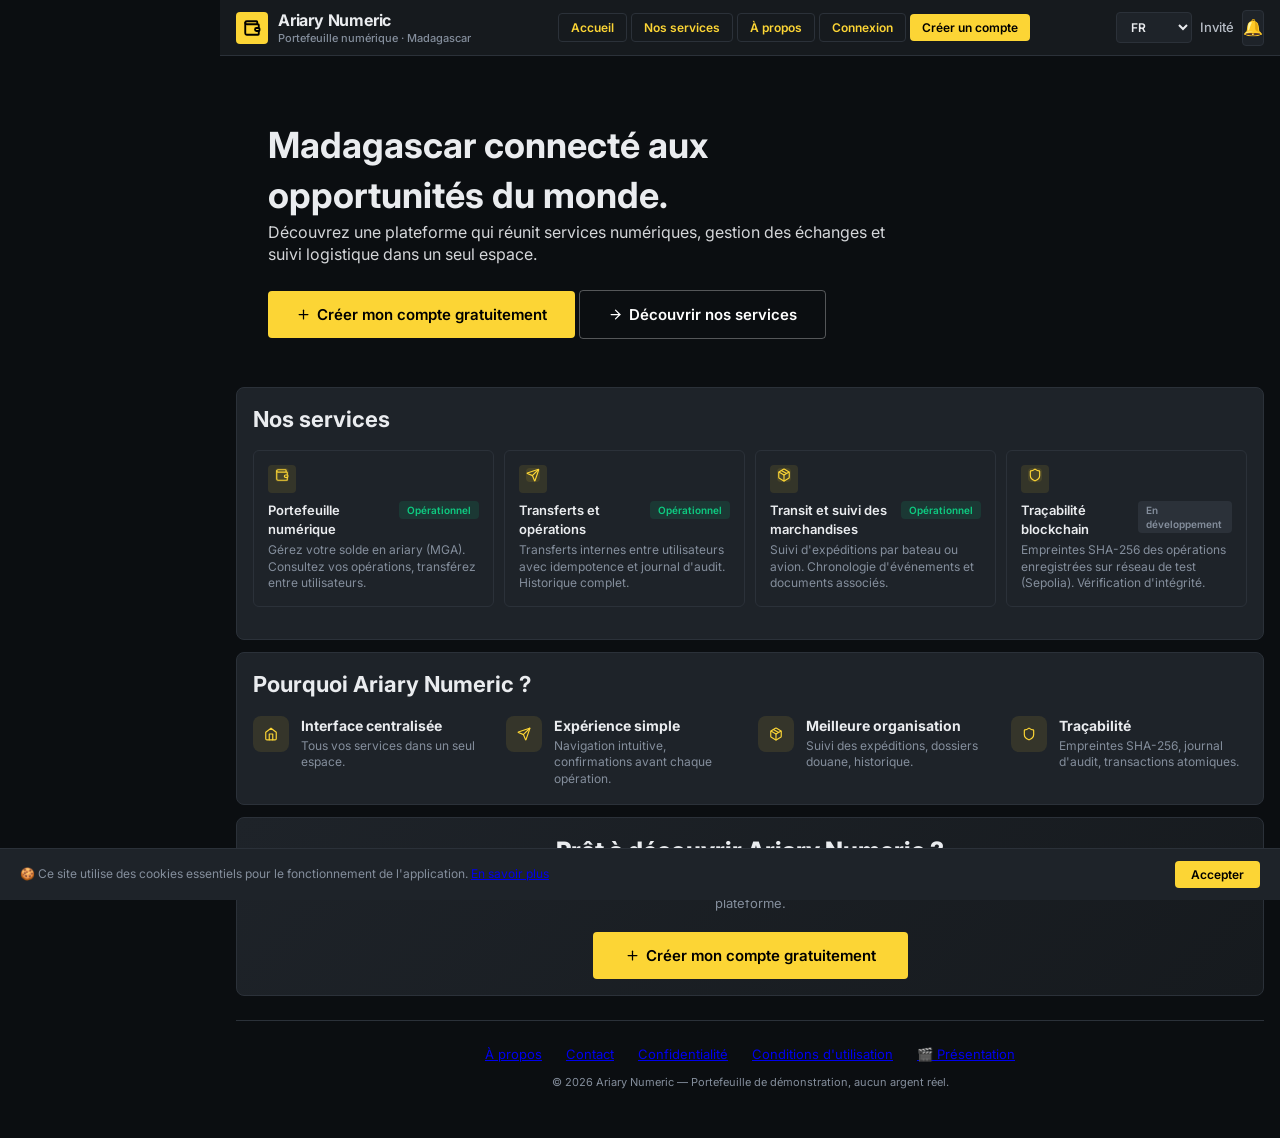
<file: backend/templates/index.html>
<!DOCTYPE html>
<html lang="fr">
<head>
<meta charset="utf-8">
<meta name="viewport" content="width=device-width, initial-scale=1">
<meta name="description" content="Ariary Numeric — Portefeuille numérique de démonstration pour Madagascar. Transferts, suivi logistique, douane, blockchain. Aucun argent réel.">
<meta name="keywords" content="ariary, numeric, portefeuille, Madagascar, fintech, transfert, blockchain, douane, logistique">
<meta name="author" content="Ariary Numeric">
<meta name="robots" content="index, follow">
<meta property="og:title" content="Ariary Numeric — Madagascar connecté au monde">
<meta property="og:description" content="Plateforme fintech de démonstration : portefeuille numérique, transferts, suivi logistique, traçabilité blockchain.">
<meta property="og:type" content="website">
<meta property="og:url" content="https://ariary-numeric-alpha.vercel.app">
<meta property="og:image" content="https://ariary-numeric-alpha.vercel.app/static/img/og-image.png">
<meta name="twitter:card" content="summary_large_image">
<meta name="twitter:title" content="Ariary Numeric — Madagascar connecté au monde">
<meta name="twitter:description" content="Plateforme fintech de démonstration pour Madagascar.">
<link rel="manifest" href="/manifest.json">
<link rel="icon" href="data:image/svg+xml,<svg xmlns='http://www.w3.org/2000/svg' viewBox='0 0 100 100'><text y='.9em' font-size='90'>💰</text></svg>">
<title>Ariary Numeric — Madagascar connecté au monde</title>
<style>
@import url('https://fonts.googleapis.com/css2?family=Inter:wght@400;500;600;700;800&family=JetBrains+Mono:wght@400;500;600;700&display=swap');

:root {
  --bg: #0B0E11;
  --bg-2: #161A1E;
  --bg-3: #1E2329;
  --bg-4: #2B3139;
  --card: #1E2329;
  --card-hover: #2B3139;
  --text: #EAECEF;
  --text-2: #B7BDC6;
  --muted: #848E9C;
  --muted-2: #5E6673;
  --border: #2B3139;
  --border-2: #3C424D;
  --accent: #FCD535;
  --accent-light: #FFE066;
  --accent-dark: #E6C200;
  --green: #0ECB81;
  --green-dark: #0BA360;
  --red: #F6465D;
  --red-dark: #D9304A;
  --blue: #1E80FF;
  --purple: #7B61FF;
  --orange: #F0943E;
  --shadow-sm: 0 1px 2px rgba(0,0,0,.3);
  --shadow-md: 0 2px 8px rgba(0,0,0,.4);
  --shadow-lg: 0 4px 16px rgba(0,0,0,.5);
  --r-xs: 2px;
  --r-sm: 4px;
  --r-md: 6px;
  --r-lg: 8px;
  --r-xl: 12px;
  --font: 'Inter', -apple-system, BlinkMacSystemFont, 'Segoe UI', Roboto, sans-serif;
  --mono: 'JetBrains Mono', 'SF Mono', 'Fira Code', monospace;
  --ease: cubic-bezier(.4, 0, .2, 1);
}

* { box-sizing: border-box; margin: 0; padding: 0; }
html { scroll-behavior: smooth; background: var(--bg); }
body {
  font-family: var(--font);
  background: var(--bg);
  color: var(--text);
  -webkit-font-smoothing: antialiased;
  line-height: 1.4;
  font-size: 14px;
  padding-bottom: 72px;
}

/* ---------- Header ---------- */
header {
  background: var(--bg-2);
  color: var(--text);
  padding: 0 16px;
  height: 56px;
  display: flex; align-items: center; justify-content: space-between; gap: 12px;
  position: sticky; top: 0; z-index: 100;
  border-bottom: 1px solid var(--border);
}
header .brand { display: flex; align-items: center; gap: 10px; }
header .brand .logo-mark {
  width: 32px; height: 32px; border-radius: var(--r-sm);
  background: var(--accent);
  display: flex; align-items: center; justify-content: center;
  flex-shrink: 0;
}
header .brand .logo-mark svg { width: 18px; height: 18px; stroke: #000; }
header .brand h1 { margin: 0; font-size: 16px; font-weight: 700; letter-spacing: -.2px; color: var(--text); }
header .brand .greeting { font-size: 11px; color: var(--muted); font-weight: 500; }
header .right { display: flex; align-items: center; gap: 8px; }
header .user { font-size: 13px; color: var(--text-2); font-weight: 500; }
select.lang {
  padding: 6px 10px; border-radius: var(--r-sm);
  border: 1px solid var(--border); background: var(--bg-3); color: var(--text);
  font-size: 12px; font-weight: 600; cursor: pointer; outline: none;
}
select.lang option { color: var(--text); background: var(--bg-3); }
button.icon-btn {
  background: var(--bg-3); border: 1px solid var(--border); color: var(--muted);
  width: 36px; height: 36px; border-radius: var(--r-sm); cursor: pointer;
  display: flex; align-items: center; justify-content: center; font-size: 16px;
  transition: all .15s var(--ease);
}
button.icon-btn:hover { border-color: var(--accent); color: var(--accent); }

/* ---------- Bottom Nav (4 sections) ---------- */
.bottom-nav {
  position: fixed; bottom: 0; left: 0; right: 0; z-index: 100;
  background: var(--bg-2); border-top: 1px solid var(--border);
  display: flex; justify-content: space-around; align-items: center;
  height: 64px; padding: 0 8px;
  box-shadow: 0 -2px 10px rgba(0,0,0,.3);
}
.bottom-nav button {
  flex: 1; display: flex; flex-direction: column; align-items: center; gap: 4px;
  background: none; border: none; color: var(--muted); cursor: pointer;
  padding: 8px 4px; font-size: 10px; font-weight: 600; font-family: inherit;
  transition: color .15s ease; border-radius: var(--r-sm);
  max-width: 80px;
}
.bottom-nav button.active { color: var(--accent); }
.bottom-nav button .ic { font-size: 20px; }
.bottom-nav button:hover { color: var(--text); }

/* Desktop sidebar */
@media (min-width: 769px) {
  body { padding-bottom: 0; padding-left: 220px; }
  .bottom-nav {
    position: fixed; left: 0; top: 56px; bottom: 0; right: auto;
    width: 220px; height: auto; flex-direction: column;
    justify-content: flex-start; gap: 4px; padding: 16px 8px;
    border-top: none; border-right: 1px solid var(--border);
    box-shadow: 2px 0 10px rgba(0,0,0,.2);
  }
  .bottom-nav button {
    flex: none; width: 100%; flex-direction: row; justify-content: flex-start;
    gap: 12px; padding: 12px 16px; font-size: 14px; max-width: none;
    border-radius: var(--r-md);
  }
  .bottom-nav button .ic { font-size: 18px; }
  .bottom-nav button.active { background: rgba(252,213,53,.08); }
  main { margin-left: 0; }
}

/* ---------- Main ---------- */
main { max-width: 1200px; margin: 16px auto 24px; padding: 0 16px; }
@media (max-width: 640px) { main { padding: 0 12px; margin: 12px auto 20px; } }

/* ---------- Cards ---------- */
.card {
  background: var(--card); border-radius: var(--r-lg); padding: 16px;
  border: 1px solid var(--border); margin-bottom: 12px;
  transition: border-color .15s ease;
  animation: fadeIn .2s var(--ease);
}
.card:hover { border-color: var(--border-2); }
@keyframes fadeIn { from { opacity: 0; } to { opacity: 1; } }

/* ---------- Balance card ---------- */
.balance-card {
  background: var(--bg-3); border: 1px solid var(--border);
  border-radius: var(--r-lg); padding: 20px; margin-bottom: 16px;
}
.balance-card .label { font-size: 11px; color: var(--muted); font-weight: 600; text-transform: uppercase; letter-spacing: .5px; margin-bottom: 6px; }
.balance-card .value { font-size: 32px; font-weight: 700; color: var(--text); font-family: var(--mono); letter-spacing: -0.5px; line-height: 1; margin-bottom: 4px; }
.balance-card .sub { font-size: 12px; color: var(--muted); }
.balance-card .demo-tag {
  display: inline-flex; align-items: center; gap: 4px;
  background: rgba(252,213,53,.1); color: var(--accent);
  padding: 3px 8px; border-radius: var(--r-sm);
  font-size: 10px; font-weight: 700; text-transform: uppercase; letter-spacing: .5px;
  margin-bottom: 10px;
}
.balance-card .demo-tag::before { content: '⚠ '; }

/* ---------- Quick actions ---------- */
.quick-actions { display: grid; grid-template-columns: repeat(4, 1fr); gap: 8px; margin-bottom: 16px; }
.quick-action {
  background: var(--bg-3); border: 1px solid var(--border);
  border-radius: var(--r-md); padding: 14px 8px;
  text-align: center; cursor: pointer;
  font-weight: 500; font-size: 11px; color: var(--text-2);
  transition: all .15s var(--ease);
  display: flex; flex-direction: column; align-items: center; gap: 6px;
}
.quick-action:hover { border-color: var(--accent); color: var(--text); }
.quick-action .ic { font-size: 20px; color: var(--accent); }
.quick-action span { position: relative; z-index: 1; }

/* ---------- Tiles ---------- */
.tile-grid { display: grid; grid-template-columns: repeat(auto-fit, minmax(100px, 1fr)); gap: 8px; margin-bottom: 16px; }
.tile {
  background: var(--bg-3); border: 1px solid var(--border);
  border-radius: var(--r-md); padding: 14px 8px;
  text-align: center; cursor: pointer;
  font-weight: 500; font-size: 12px; color: var(--text-2);
  transition: all .15s var(--ease);
  display: flex; flex-direction: column; align-items: center; gap: 6px;
}
.tile:hover { border-color: var(--accent); color: var(--text); background: var(--bg-4); }
.tile .ic { font-size: 18px; color: var(--muted); transition: color .15s ease; }
.tile:hover .ic { color: var(--accent); }

/* ---------- Feat grid ---------- */
.feat-grid { display: grid; grid-template-columns: repeat(auto-fit, minmax(220px, 1fr)); gap: 10px; margin-bottom: 16px; }
.feat {
  background: var(--bg-3); border: 1px solid var(--border);
  border-radius: var(--r-md); padding: 14px;
  transition: border-color .15s ease;
}
.feat:hover { border-color: var(--border-2); }
.feat .ic { width: 28px; height: 28px; border-radius: var(--r-sm); background: rgba(252,213,53,.1); color: var(--accent); display: flex; align-items: center; justify-content: center; font-size: 14px; margin-bottom: 8px; }
.feat .ic svg { width: 14px; height: 14px; stroke: var(--accent); }
.feat h4 { margin: 0 0 3px; font-size: 13px; font-weight: 600; color: var(--text); }
.feat p { margin: 0; font-size: 12px; color: var(--muted); line-height: 1.4; }

/* ---------- Forms ---------- */
label { display: block; font-size: 11px; font-weight: 600; margin: 12px 0 4px; color: var(--muted); text-transform: uppercase; letter-spacing: .4px; }
input, select, textarea {
  width: 100%; padding: 10px 12px; border: 1px solid var(--border); border-radius: var(--r-sm);
  font-size: 14px; font-family: inherit; background: var(--bg-2); color: var(--text);
  transition: border-color .15s ease;
}
input::placeholder { color: var(--muted-2); }
input:focus, select:focus, textarea:focus { outline: none; border-color: var(--accent); background: var(--bg-3); }
input:hover:not(:focus) { border-color: var(--border-2); }

/* ---------- Buttons ---------- */
button.primary {
  background: var(--accent); color: #000; border: none;
  padding: 10px 18px; border-radius: var(--r-sm); cursor: pointer;
  font-size: 14px; font-weight: 600; font-family: inherit;
  transition: background .15s ease, opacity .15s ease;
  display: inline-flex; align-items: center; gap: 6px;
}
button.primary:hover { background: var(--accent-light); }
button.primary:active { opacity: .85; }
button.primary.secondary { background: var(--bg-4); color: var(--text); border: 1px solid var(--border); }
button.primary.secondary:hover { background: var(--border-2); }
button.primary.danger { background: var(--red); color: #fff; }
button.primary.danger:hover { background: var(--red-dark); }

button.ghost {
  background: transparent; color: var(--accent); border: 1px solid var(--border);
  padding: 9px 16px; border-radius: var(--r-sm); cursor: pointer;
  font-size: 14px; font-weight: 600; font-family: inherit;
  transition: all .15s var(--ease);
  display: inline-flex; align-items: center; gap: 6px;
}
button.ghost:hover { border-color: var(--accent); background: rgba(252,213,53,.05); }

button.danger {
  background: var(--red); color: #fff; border: none;
  padding: 8px 16px; border-radius: var(--r-sm); cursor: pointer;
  font-weight: 600; font-family: inherit; transition: filter .15s ease;
}
button.danger:hover { filter: brightness(.9); }

button.link { background: none; border: none; color: var(--accent); cursor: pointer; font-weight: 600; padding: 4px 0; font-family: inherit; font-size: 13px; }
button.link:hover { text-decoration: underline; }

/* ---------- Tables ---------- */
table { width: 100%; border-collapse: collapse; font-size: 13px; }
th, td { padding: 10px 12px; text-align: left; border-bottom: 1px solid var(--border); }
th { background: var(--bg-2); color: var(--muted); font-weight: 600; font-size: 11px; text-transform: uppercase; letter-spacing: .4px; }
tbody tr { transition: background .1s ease; }
tbody tr:hover { background: var(--bg-3); }
tbody tr:last-child td { border-bottom: none; }
td { color: var(--text); font-family: var(--mono); font-size: 13px; }
td.text { font-family: var(--font); }

/* ---------- Messages ---------- */
.msg { padding: 10px 14px; border-radius: var(--r-sm); margin: 10px 0; font-size: 13px; font-weight: 500; display: flex; align-items: center; gap: 8px; }
.msg.ok { background: rgba(14,203,129,.1); color: var(--green); border-left: 3px solid var(--green); }
.msg.err { background: rgba(246,70,93,.1); color: var(--red); border-left: 3px solid var(--red); }

/* ---------- Auth box ---------- */
.login-box { max-width: 400px; margin: 40px auto; }
.login-box h2 { font-size: 22px; font-weight: 700; color: var(--text); margin: 0 0 4px; }
.login-box .subtitle { color: var(--muted); font-size: 13px; margin-bottom: 20px; }

/* ---------- Badges ---------- */
.badge { display: inline-flex; align-items: center; padding: 2px 8px; border-radius: var(--r-sm); font-size: 11px; font-weight: 600; background: var(--bg-4); color: var(--muted); }
.badge.unread { background: rgba(252,213,53,.12); color: var(--accent); }
.badge.success { background: rgba(14,203,129,.12); color: var(--green); }
.badge.danger { background: rgba(246,70,93,.12); color: var(--red); }
.badge.info { background: rgba(30,128,255,.12); color: var(--blue); }

/* ---------- Layout ---------- */
.row { display: flex; gap: 12px; flex-wrap: wrap; }
.col { flex: 1; min-width: 240px; }
.title { font-size: 16px; font-weight: 600; color: var(--text); margin: 0 0 12px; }
.muted { color: var(--muted); font-size: 13px; }
.divider { height: 1px; background: var(--border); margin: 16px 0; }
.hidden { display: none !important; }

/* ---------- Empty state ---------- */
.empty { text-align: center; padding: 40px 20px; }
.empty .illustration { width: 80px; height: 80px; margin: 0 auto 12px; opacity: .3; }
.empty h4 { margin: 0 0 6px; color: var(--text); font-weight: 600; font-size: 15px; }
.empty p { margin: 0 0 16px; color: var(--muted); font-size: 13px; max-width: 360px; margin-left: auto; margin-right: auto; }

/* ---------- Demo warning banner ---------- */
.demo-banner {
  background: rgba(252,213,53,.08); border: 1px solid rgba(252,213,53,.25);
  border-radius: var(--r-sm); padding: 10px 14px; margin-bottom: 16px;
  font-size: 12px; color: var(--accent); line-height: 1.5;
  display: flex; align-items: flex-start; gap: 8px;
}
.demo-banner .ic { font-size: 14px; flex-shrink: 0; }
.demo-banner strong { color: var(--accent-light); }

/* ---------- Toast ---------- */
#toast { position: fixed; bottom: 20px; right: 20px; z-index: 200; display: flex; flex-direction: column; gap: 8px; }
.toast { background: var(--bg-3); color: var(--text); padding: 12px 16px; border-radius: var(--r-md); box-shadow: var(--shadow-lg); font-size: 13px; font-weight: 500; animation: slideIn .2s var(--ease); max-width: 320px; border: 1px solid var(--border); }
.toast.ok { background: rgba(14,203,129,.15); color: var(--green); border-color: rgba(14,203,129,.3); }
.toast.err { background: rgba(246,70,93,.15); color: var(--red); border-color: rgba(246,70,93,.3); }
@keyframes slideIn { from { opacity: 0; transform: translateX(20px); } to { opacity: 1; transform: none; } }

/* ---------- Icon ---------- */
.ic { display: inline-block; width: 1em; height: 1em; vertical-align: -0.125em; stroke: currentColor; fill: none; stroke-width: 2; stroke-linecap: round; stroke-linejoin: round; }

/* ---------- Responsive ---------- */
@media (max-width: 768px) {
  header { padding: 0 12px; height: 52px; }
  header .brand h1 { font-size: 15px; }
  header .brand .tag { display: none; }
  nav { padding: 0 8px; top: 52px; }
  nav button { padding: 10px 12px; font-size: 12px; }
  main { padding: 0 12px; margin: 12px auto 20px; }
  .card { padding: 16px; border-radius: var(--r-md); }
  .balance-card { padding: 18px 16px; }
  .balance-card .value { font-size: 26px; }
  .quick-actions { grid-template-columns: repeat(4, 1fr); gap: 6px; }
  .quick-action { padding: 12px 6px; font-size: 11px; }
  .feat-grid { grid-template-columns: 1fr; }
}
@media (max-width: 480px) {
  .quick-actions { grid-template-columns: repeat(2, 1fr); }
}

/* ---------- Scrollbar ---------- */
::-webkit-scrollbar { width: 6px; height: 6px; }
::-webkit-scrollbar-track { background: var(--bg); }
::-webkit-scrollbar-thumb { background: var(--bg-4); border-radius: 3px; }
::-webkit-scrollbar-thumb:hover { background: var(--muted-2); }

/* ---------- Focus ---------- */
:focus-visible { outline: 2px solid var(--accent); outline-offset: 2px; }

/* ---------- Selection ---------- */
::selection { background: rgba(252,213,53,.2); color: var(--accent-light); }

/* ---------- Loading spinner ---------- */
.spinner { display:inline-block; width:20px; height:20px; border:2px solid var(--border); border-top-color:var(--accent); border-radius:50%; animation:spin .6s linear infinite; }
@keyframes spin { to { transform:rotate(360deg); } }
.skeleton { background:linear-gradient(90deg,var(--bg-3) 25%,var(--bg-4) 50%,var(--bg-3) 75%); background-size:200% 100%; animation:shimmer 1.5s infinite; border-radius:var(--r-sm); }
@keyframes shimmer { 0%{background-position:200% 0} 100%{background-position:-200% 0} }
.text-green { color: var(--green); }
.text-red { color: var(--red); }
.text-accent { color: var(--accent); }
.text-muted { color: var(--muted); }
.font-mono { font-family: var(--mono); }
.text-right { text-align: right; }
.flex { display: flex; }
.flex-center { display: flex; align-items: center; justify-content: center; }
.gap-8 { gap: 8px; }
.mb-16 { margin-bottom: 16px; }
.mt-16 { margin-top: 16px; }
</style>
</head>
<body>
<header>
  <div class="brand">
    <div class="logo-mark">
      <svg viewBox="0 0 24 24" fill="none" stroke="currentColor" stroke-width="2.5" stroke-linecap="round" stroke-linejoin="round"><path d="M19 7V4a1 1 0 0 0-1-1H5a2 2 0 0 0 0 4h15a1 1 0 0 1 1 1v4h-3a2 2 0 0 0 0 4h3a1 1 0 0 0 1-1v-2a1 1 0 0 0-1-1"/><path d="M3 5v14a2 2 0 0 0 2 2h15a1 1 0 0 0 1-1v-4"/></svg>
    </div>
    <div>
      <h1>Ariary Numeric</h1>
      <div class="greeting">Portefeuille numérique · Madagascar</div>
    </div>
  </div>
  <nav class="header-nav" id="headerNav" style="display:flex;gap:4px;align-items:center">
    <button class="ghost" id="hAccueil" style="padding:6px 12px;font-size:12px">Accueil</button>
    <button class="ghost" id="hServices" style="padding:6px 12px;font-size:12px">Nos services</button>
    <button class="ghost" id="hAbout" style="padding:6px 12px;font-size:12px">À propos</button>
    <button class="ghost" id="hLogin" style="padding:6px 12px;font-size:12px">Connexion</button>
    <button class="primary" id="hSignup" style="padding:6px 12px;font-size:12px">Créer un compte</button>
  </nav>
  <div class="right">
    <select class="lang" id="langSel" title="Language">
      <option value="fr">FR</option>
      <option value="mg">MG</option>
      <option value="en">EN</option>
    </select>
    <div class="user" id="userLabel">…</div>
    <button class="icon-btn" id="notifBtn" onclick="view('notifications')" title="Notifications">🔔</button>
  </div>
</header>

<nav class="bottom-nav" id="nav"></nav>

<main id="main"></main>

<div id="toast"></div>

<!-- Cookie consent -->
<div id="cookieBanner" style="position:fixed;bottom:0;left:0;right:0;background:var(--bg-3);border-top:1px solid var(--border);padding:12px 20px;display:flex;align-items:center;justify-content:space-between;gap:12px;z-index:300;flex-wrap:wrap">
  <p style="margin:0;font-size:12px;color:var(--muted)">🍪 Ce site utilise des cookies essentiels pour le fonctionnement de l'application. <a href="#" class="link" style="font-size:12px">En savoir plus</a></p>
  <button class="primary" style="padding:6px 16px;font-size:12px" onclick="document.getElementById('cookieBanner').style.display='none';localStorage.setItem('cookies_accepted','1')">Accepter</button>
</div>
<script>
if (localStorage.getItem('cookies_accepted')) document.getElementById('cookieBanner').style.display='none';
</script>

<script>/**
 * Skipped minification because the original files appears to be already minified.
 * Original file: /npm/qrcode@1.5.1/build/qrcode.js
 *
 * Do NOT use SRI with dynamically generated files! More information: https://www.jsdelivr.com/using-sri-with-dynamic-files
 */
var QRCode=function(t){"use strict";var r,e=function(){return"function"==typeof Promise&&Promise.prototype&&Promise.prototype.then},n=[0,26,44,70,100,134,172,196,242,292,346,404,466,532,581,655,733,815,901,991,1085,1156,1258,1364,1474,1588,1706,1828,1921,2051,2185,2323,2465,2611,2761,2876,3034,3196,3362,3532,3706],o=function(t){if(!t)throw new Error('"version" cannot be null or undefined');if(t<1||t>40)throw new Error('"version" should be in range from 1 to 40');return 4*t+17},a=function(t){return n[t]},i=function(t){for(var r=0;0!==t;)r++,t>>>=1;return r},u=function(t){if("function"!=typeof t)throw new Error('"toSJISFunc" is not a valid function.');r=t},s=function(){return void 0!==r},f=function(t){return r(t)};function h(t,r){return t(r={exports:{}},r.exports),r.exports}var c=h((function(t,r){r.L={bit:1},r.M={bit:0},r.Q={bit:3},r.H={bit:2},r.isValid=function(t){return t&&void 0!==t.bit&&t.bit>=0&&t.bit<4},r.from=function(t,e){if(r.isValid(t))return t;try{return function(t){if("string"!=typeof t)throw new Error("Param is not a string");switch(t.toLowerCase()){case"l":case"low":return r.L;case"m":case"medium":return r.M;case"q":case"quartile":return r.Q;case"h":case"high":return r.H;default:throw new Error("Unknown EC Level: "+t)}}(t)}catch(t){return e}}}));function g(){this.buffer=[],this.length=0}c.L,c.M,c.Q,c.H,c.isValid,g.prototype={get:function(t){var r=Math.floor(t/8);return 1==(this.buffer[r]>>>7-t%8&1)},put:function(t,r){for(var e=0;e<r;e++)this.putBit(1==(t>>>r-e-1&1))},getLengthInBits:function(){return this.length},putBit:function(t){var r=Math.floor(this.length/8);this.buffer.length<=r&&this.buffer.push(0),t&&(this.buffer[r]|=128>>>this.length%8),this.length++}};var d=g;function l(t){if(!t||t<1)throw new Error("BitMatrix size must be defined and greater than 0");this.size=t,this.data=new Uint8Array(t*t),this.reservedBit=new Uint8Array(t*t)}l.prototype.set=function(t,r,e,n){var o=t*this.size+r;this.data[o]=e,n&&(this.reservedBit[o]=!0)},l.prototype.get=function(t,r){return this.data[t*this.size+r]},l.prototype.xor=function(t,r,e){this.data[t*this.size+r]^=e},l.prototype.isReserved=function(t,r){return this.reservedBit[t*this.size+r]};var v=l,p=h((function(t,r){var e=o;r.getRowColCoords=function(t){if(1===t)return[];for(var r=Math.floor(t/7)+2,n=e(t),o=145===n?26:2*Math.ceil((n-13)/(2*r-2)),a=[n-7],i=1;i<r-1;i++)a[i]=a[i-1]-o;return a.push(6),a.reverse()},r.getPositions=function(t){for(var e=[],n=r.getRowColCoords(t),o=n.length,a=0;a<o;a++)for(var i=0;i<o;i++)0===a&&0===i||0===a&&i===o-1||a===o-1&&0===i||e.push([n[a],n[i]]);return e}}));p.getRowColCoords,p.getPositions;var w=o,m=function(t){var r=w(t);return[[0,0],[r-7,0],[0,r-7]]},E=h((function(t,r){r.Patterns={PATTERN000:0,PATTERN001:1,PATTERN010:2,PATTERN011:3,PATTERN100:4,PATTERN101:5,PATTERN110:6,PATTERN111:7};var e=3,n=3,o=40,a=10;function i(t,e,n){switch(t){case r.Patterns.PATTERN000:return(e+n)%2==0;case r.Patterns.PATTERN001:return e%2==0;case r.Patterns.PATTERN010:return n%3==0;case r.Patterns.PATTERN011:return(e+n)%3==0;case r.Patterns.PATTERN100:return(Math.floor(e/2)+Math.floor(n/3))%2==0;case r.Patterns.PATTERN101:return e*n%2+e*n%3==0;case r.Patterns.PATTERN110:return(e*n%2+e*n%3)%2==0;case r.Patterns.PATTERN111:return(e*n%3+(e+n)%2)%2==0;default:throw new Error("bad maskPattern:"+t)}}r.isValid=function(t){return null!=t&&""!==t&&!isNaN(t)&&t>=0&&t<=7},r.from=function(t){return r.isValid(t)?parseInt(t,10):void 0},r.getPenaltyN1=function(t){for(var r=t.size,n=0,o=0,a=0,i=null,u=null,s=0;s<r;s++){o=a=0,i=u=null;for(var f=0;f<r;f++){var h=t.get(s,f);h===i?o++:(o>=5&&(n+=e+(o-5)),i=h,o=1),(h=t.get(f,s))===u?a++:(a>=5&&(n+=e+(a-5)),u=h,a=1)}o>=5&&(n+=e+(o-5)),a>=5&&(n+=e+(a-5))}return n},r.getPenaltyN2=function(t){for(var r=t.size,e=0,o=0;o<r-1;o++)for(var a=0;a<r-1;a++){var i=t.get(o,a)+t.get(o,a+1)+t.get(o+1,a)+t.get(o+1,a+1);4!==i&&0!==i||e++}return e*n},r.getPenaltyN3=function(t){for(var r=t.size,e=0,n=0,a=0,i=0;i<r;i++){n=a=0;for(var u=0;u<r;u++)n=n<<1&2047|t.get(i,u),u>=10&&(1488===n||93===n)&&e++,a=a<<1&2047|t.get(u,i),u>=10&&(1488===a||93===a)&&e++}return e*o},r.getPenaltyN4=function(t){for(var r=0,e=t.data.length,n=0;n<e;n++)r+=t.data[n];return Math.abs(Math.ceil(100*r/e/5)-10)*a},r.applyMask=function(t,r){for(var e=r.size,n=0;n<e;n++)for(var o=0;o<e;o++)r.isReserved(o,n)||r.xor(o,n,i(t,o,n))},r.getBestMask=function(t,e){for(var n=Object.keys(r.Patterns).length,o=0,a=1/0,i=0;i<n;i++){e(i),r.applyMask(i,t);var u=r.getPenaltyN1(t)+r.getPenaltyN2(t)+r.getPenaltyN3(t)+r.getPenaltyN4(t);r.applyMask(i,t),u<a&&(a=u,o=i)}return o}}));E.Patterns,E.isValid,E.getPenaltyN1,E.getPenaltyN2,E.getPenaltyN3,E.getPenaltyN4,E.applyMask,E.getBestMask;var y=[1,1,1,1,1,1,1,1,1,1,2,2,1,2,2,4,1,2,4,4,2,4,4,4,2,4,6,5,2,4,6,6,2,5,8,8,4,5,8,8,4,5,8,11,4,8,10,11,4,9,12,16,4,9,16,16,6,10,12,18,6,10,17,16,6,11,16,19,6,13,18,21,7,14,21,25,8,16,20,25,8,17,23,25,9,17,23,34,9,18,25,30,10,20,27,32,12,21,29,35,12,23,34,37,12,25,34,40,13,26,35,42,14,28,38,45,15,29,40,48,16,31,43,51,17,33,45,54,18,35,48,57,19,37,51,60,19,38,53,63,20,40,56,66,21,43,59,70,22,45,62,74,24,47,65,77,25,49,68,81],A=[7,10,13,17,10,16,22,28,15,26,36,44,20,36,52,64,26,48,72,88,36,64,96,112,40,72,108,130,48,88,132,156,60,110,160,192,72,130,192,224,80,150,224,264,96,176,260,308,104,198,288,352,120,216,320,384,132,240,360,432,144,280,408,480,168,308,448,532,180,338,504,588,196,364,546,650,224,416,600,700,224,442,644,750,252,476,690,816,270,504,750,900,300,560,810,960,312,588,870,1050,336,644,952,1110,360,700,1020,1200,390,728,1050,1260,420,784,1140,1350,450,812,1200,1440,480,868,1290,1530,510,924,1350,1620,540,980,1440,1710,570,1036,1530,1800,570,1064,1590,1890,600,1120,1680,1980,630,1204,1770,2100,660,1260,1860,2220,720,1316,1950,2310,750,1372,2040,2430],I=function(t,r){switch(r){case c.L:return y[4*(t-1)+0];case c.M:return y[4*(t-1)+1];case c.Q:return y[4*(t-1)+2];case c.H:return y[4*(t-1)+3];default:return}},M=function(t,r){switch(r){case c.L:return A[4*(t-1)+0];case c.M:return A[4*(t-1)+1];case c.Q:return A[4*(t-1)+2];case c.H:return A[4*(t-1)+3];default:return}},N=new Uint8Array(512),B=new Uint8Array(256);!function(){for(var t=1,r=0;r<255;r++)N[r]=t,B[t]=r,256&(t<<=1)&&(t^=285);for(var e=255;e<512;e++)N[e]=N[e-255]}();var C=function(t){return N[t]},P=function(t,r){return 0===t||0===r?0:N[B[t]+B[r]]},R=h((function(t,r){r.mul=function(t,r){for(var e=new Uint8Array(t.length+r.length-1),n=0;n<t.length;n++)for(var o=0;o<r.length;o++)e[n+o]^=P(t[n],r[o]);return e},r.mod=function(t,r){for(var e=new Uint8Array(t);e.length-r.length>=0;){for(var n=e[0],o=0;o<r.length;o++)e[o]^=P(r[o],n);for(var a=0;a<e.length&&0===e[a];)a++;e=e.slice(a)}return e},r.generateECPolynomial=function(t){for(var e=new Uint8Array([1]),n=0;n<t;n++)e=r.mul(e,new Uint8Array([1,C(n)]));return e}}));function T(t){this.genPoly=void 0,this.degree=t,this.degree&&this.initialize(this.degree)}R.mul,R.mod,R.generateECPolynomial,T.prototype.initialize=function(t){this.degree=t,this.genPoly=R.generateECPolynomial(this.degree)},T.prototype.encode=function(t){if(!this.genPoly)throw new Error("Encoder not initialized");var r=new Uint8Array(t.length+this.degree);r.set(t);var e=R.mod(r,this.genPoly),n=this.degree-e.length;if(n>0){var o=new Uint8Array(this.degree);return o.set(e,n),o}return e};var L=T,b=function(t){return!isNaN(t)&&t>=1&&t<=40},U="(?:[u3000-u303F]|[u3040-u309F]|[u30A0-u30FF]|[uFF00-uFFEF]|[u4E00-u9FAF]|[u2605-u2606]|[u2190-u2195]|u203B|[u2010u2015u2018u2019u2025u2026u201Cu201Du2225u2260]|[u0391-u0451]|[u00A7u00A8u00B1u00B4u00D7u00F7])+",x="(?:(?![A-Z0-9 $%*+\\-./:]|"+(U=U.replace(/u/g,"\\u"))+")(?:.|[\r\n]))+",k=new RegExp(U,"g"),F=new RegExp("[^A-Z0-9 $%*+\\-./:]+","g"),S=new RegExp(x,"g"),D=new RegExp("[0-9]+","g"),Y=new RegExp("[A-Z $%*+\\-./:]+","g"),_=new RegExp("^"+U+"$"),z=new RegExp("^[0-9]+$"),H=new RegExp("^[A-Z0-9 $%*+\\-./:]+$"),J={KANJI:k,BYTE_KANJI:F,BYTE:S,NUMERIC:D,ALPHANUMERIC:Y,testKanji:function(t){return _.test(t)},testNumeric:function(t){return z.test(t)},testAlphanumeric:function(t){return H.test(t)}},K=h((function(t,r){r.NUMERIC={id:"Numeric",bit:1,ccBits:[10,12,14]},r.ALPHANUMERIC={id:"Alphanumeric",bit:2,ccBits:[9,11,13]},r.BYTE={id:"Byte",bit:4,ccBits:[8,16,16]},r.KANJI={id:"Kanji",bit:8,ccBits:[8,10,12]},r.MIXED={bit:-1},r.getCharCountIndicator=function(t,r){if(!t.ccBits)throw new Error("Invalid mode: "+t);if(!b(r))throw new Error("Invalid version: "+r);return r>=1&&r<10?t.ccBits[0]:r<27?t.ccBits[1]:t.ccBits[2]},r.getBestModeForData=function(t){return J.testNumeric(t)?r.NUMERIC:J.testAlphanumeric(t)?r.ALPHANUMERIC:J.testKanji(t)?r.KANJI:r.BYTE},r.toString=function(t){if(t&&t.id)return t.id;throw new Error("Invalid mode")},r.isValid=function(t){return t&&t.bit&&t.ccBits},r.from=function(t,e){if(r.isValid(t))return t;try{return function(t){if("string"!=typeof t)throw new Error("Param is not a string");switch(t.toLowerCase()){case"numeric":return r.NUMERIC;case"alphanumeric":return r.ALPHANUMERIC;case"kanji":return r.KANJI;case"byte":return r.BYTE;default:throw new Error("Unknown mode: "+t)}}(t)}catch(t){return e}}}));K.NUMERIC,K.ALPHANUMERIC,K.BYTE,K.KANJI,K.MIXED,K.getCharCountIndicator,K.getBestModeForData,K.isValid;var O=h((function(t,r){var e=i(7973);function n(t,r){return K.getCharCountIndicator(t,r)+4}function o(t,r){var e=0;return t.forEach((function(t){var o=n(t.mode,r);e+=o+t.getBitsLength()})),e}r.from=function(t,r){return b(t)?parseInt(t,10):r},r.getCapacity=function(t,r,e){if(!b(t))throw new Error("Invalid QR Code version");void 0===e&&(e=K.BYTE);var o=8*(a(t)-M(t,r));if(e===K.MIXED)return o;var i=o-n(e,t);switch(e){case K.NUMERIC:return Math.floor(i/10*3);case K.ALPHANUMERIC:return Math.floor(i/11*2);case K.KANJI:return Math.floor(i/13);case K.BYTE:default:return Math.floor(i/8)}},r.getBestVersionForData=function(t,e){var n,a=c.from(e,c.M);if(Array.isArray(t)){if(t.length>1)return function(t,e){for(var n=1;n<=40;n++){if(o(t,n)<=r.getCapacity(n,e,K.MIXED))return n}}(t,a);if(0===t.length)return 1;n=t[0]}else n=t;return function(t,e,n){for(var o=1;o<=40;o++)if(e<=r.getCapacity(o,n,t))return o}(n.mode,n.getLength(),a)},r.getEncodedBits=function(t){if(!b(t)||t<7)throw new Error("Invalid QR Code version");for(var r=t<<12;i(r)-e>=0;)r^=7973<<i(r)-e;return t<<12|r}}));O.getCapacity,O.getBestVersionForData,O.getEncodedBits;var Q=i(1335),V=function(t,r){for(var e=t.bit<<3|r,n=e<<10;i(n)-Q>=0;)n^=1335<<i(n)-Q;return 21522^(e<<10|n)};function q(t){this.mode=K.NUMERIC,this.data=t.toString()}q.getBitsLength=function(t){return 10*Math.floor(t/3)+(t%3?t%3*3+1:0)},q.prototype.getLength=function(){return this.data.length},q.prototype.getBitsLength=function(){return q.getBitsLength(this.data.length)},q.prototype.write=function(t){var r,e,n;for(r=0;r+3<=this.data.length;r+=3)e=this.data.substr(r,3),n=parseInt(e,10),t.put(n,10);var o=this.data.length-r;o>0&&(e=this.data.substr(r),n=parseInt(e,10),t.put(n,3*o+1))};var j=q,$=["0","1","2","3","4","5","6","7","8","9","A","B","C","D","E","F","G","H","I","J","K","L","M","N","O","P","Q","R","S","T","U","V","W","X","Y","Z"," ","$","%","*","+","-",".","/",":"];function X(t){this.mode=K.ALPHANUMERIC,this.data=t}X.getBitsLength=function(t){return 11*Math.floor(t/2)+t%2*6},X.prototype.getLength=function(){return this.data.length},X.prototype.getBitsLength=function(){return X.getBitsLength(this.data.length)},X.prototype.write=function(t){var r;for(r=0;r+2<=this.data.length;r+=2){var e=45*$.indexOf(this.data[r]);e+=$.indexOf(this.data[r+1]),t.put(e,11)}this.data.length%2&&t.put($.indexOf(this.data[r]),6)};var Z=X;function W(t){this.mode=K.BYTE,"string"==typeof t&&(t=function(t){for(var r=[],e=t.length,n=0;n<e;n++){var o=t.charCodeAt(n);if(o>=55296&&o<=56319&&e>n+1){var a=t.charCodeAt(n+1);a>=56320&&a<=57343&&(o=1024*(o-55296)+a-56320+65536,n+=1)}o<128?r.push(o):o<2048?(r.push(o>>6|192),r.push(63&o|128)):o<55296||o>=57344&&o<65536?(r.push(o>>12|224),r.push(o>>6&63|128),r.push(63&o|128)):o>=65536&&o<=1114111?(r.push(o>>18|240),r.push(o>>12&63|128),r.push(o>>6&63|128),r.push(63&o|128)):r.push(239,191,189)}return new Uint8Array(r).buffer}(t)),this.data=new Uint8Array(t)}W.getBitsLength=function(t){return 8*t},W.prototype.getLength=function(){return this.data.length},W.prototype.getBitsLength=function(){return W.getBitsLength(this.data.length)},W.prototype.write=function(t){for(var r=0,e=this.data.length;r<e;r++)t.put(this.data[r],8)};var G=W;function tt(t){this.mode=K.KANJI,this.data=t}tt.getBitsLength=function(t){return 13*t},tt.prototype.getLength=function(){return this.data.length},tt.prototype.getBitsLength=function(){return tt.getBitsLength(this.data.length)},tt.prototype.write=function(t){var r;for(r=0;r<this.data.length;r++){var e=f(this.data[r]);if(e>=33088&&e<=40956)e-=33088;else{if(!(e>=57408&&e<=60351))throw new Error("Invalid SJIS character: "+this.data[r]+"\nMake sure your charset is UTF-8");e-=49472}e=192*(e>>>8&255)+(255&e),t.put(e,13)}};var rt=tt,et=h((function(t){var r={single_source_shortest_paths:function(t,e,n){var o={},a={};a[e]=0;var i,u,s,f,h,c,g,d=r.PriorityQueue.make();for(d.push(e,0);!d.empty();)for(s in u=(i=d.pop()).value,f=i.cost,h=t[u]||{})h.hasOwnProperty(s)&&(c=f+h[s],g=a[s],(void 0===a[s]||g>c)&&(a[s]=c,d.push(s,c),o[s]=u));if(void 0!==n&&void 0===a[n]){var l=["Could not find a path from ",e," to ",n,"."].join("");throw new Error(l)}return o},extract_shortest_path_from_predecessor_list:function(t,r){for(var e=[],n=r;n;)e.push(n),n=t[n];return e.reverse(),e},find_path:function(t,e,n){var o=r.single_source_shortest_paths(t,e,n);return r.extract_shortest_path_from_predecessor_list(o,n)},PriorityQueue:{make:function(t){var e,n=r.PriorityQueue,o={};for(e in t=t||{},n)n.hasOwnProperty(e)&&(o[e]=n[e]);return o.queue=[],o.sorter=t.sorter||n.default_sorter,o},default_sorter:function(t,r){return t.cost-r.cost},push:function(t,r){var e={value:t,cost:r};this.queue.push(e),this.queue.sort(this.sorter)},pop:function(){return this.queue.shift()},empty:function(){return 0===this.queue.length}}};t.exports=r})),nt=h((function(t,r){function e(t){return unescape(encodeURIComponent(t)).length}function n(t,r,e){for(var n,o=[];null!==(n=t.exec(e));)o.push({data:n[0],index:n.index,mode:r,length:n[0].length});return o}function o(t){var r,e,o=n(J.NUMERIC,K.NUMERIC,t),a=n(J.ALPHANUMERIC,K.ALPHANUMERIC,t);return s()?(r=n(J.BYTE,K.BYTE,t),e=n(J.KANJI,K.KANJI,t)):(r=n(J.BYTE_KANJI,K.BYTE,t),e=[]),o.concat(a,r,e).sort((function(t,r){return t.index-r.index})).map((function(t){return{data:t.data,mode:t.mode,length:t.length}}))}function a(t,r){switch(r){case K.NUMERIC:return j.getBitsLength(t);case K.ALPHANUMERIC:return Z.getBitsLength(t);case K.KANJI:return rt.getBitsLength(t);case K.BYTE:return G.getBitsLength(t)}}function i(t,r){var e,n=K.getBestModeForData(t);if((e=K.from(r,n))!==K.BYTE&&e.bit<n.bit)throw new Error('"'+t+'" cannot be encoded with mode '+K.toString(e)+".\n Suggested mode is: "+K.toString(n));switch(e!==K.KANJI||s()||(e=K.BYTE),e){case K.NUMERIC:return new j(t);case K.ALPHANUMERIC:return new Z(t);case K.KANJI:return new rt(t);case K.BYTE:return new G(t)}}r.fromArray=function(t){return t.reduce((function(t,r){return"string"==typeof r?t.push(i(r,null)):r.data&&t.push(i(r.data,r.mode)),t}),[])},r.fromString=function(t,n){for(var i=function(t,r){for(var e={},n={start:{}},o=["start"],i=0;i<t.length;i++){for(var u=t[i],s=[],f=0;f<u.length;f++){var h=u[f],c=""+i+f;s.push(c),e[c]={node:h,lastCount:0},n[c]={};for(var g=0;g<o.length;g++){var d=o[g];e[d]&&e[d].node.mode===h.mode?(n[d][c]=a(e[d].lastCount+h.length,h.mode)-a(e[d].lastCount,h.mode),e[d].lastCount+=h.length):(e[d]&&(e[d].lastCount=h.length),n[d][c]=a(h.length,h.mode)+4+K.getCharCountIndicator(h.mode,r))}}o=s}for(var l=0;l<o.length;l++)n[o[l]].end=0;return{map:n,table:e}}(function(t){for(var r=[],n=0;n<t.length;n++){var o=t[n];switch(o.mode){case K.NUMERIC:r.push([o,{data:o.data,mode:K.ALPHANUMERIC,length:o.length},{data:o.data,mode:K.BYTE,length:o.length}]);break;case K.ALPHANUMERIC:r.push([o,{data:o.data,mode:K.BYTE,length:o.length}]);break;case K.KANJI:r.push([o,{data:o.data,mode:K.BYTE,length:e(o.data)}]);break;case K.BYTE:r.push([{data:o.data,mode:K.BYTE,length:e(o.data)}])}}return r}(o(t)),n),u=et.find_path(i.map,"start","end"),s=[],f=1;f<u.length-1;f++)s.push(i.table[u[f]].node);return r.fromArray(function(t){return t.reduce((function(t,r){var e=t.length-1>=0?t[t.length-1]:null;return e&&e.mode===r.mode?(t[t.length-1].data+=r.data,t):(t.push(r),t)}),[])}(s))},r.rawSplit=function(t){return r.fromArray(o(t))}}));function ot(t,r,e){var n,o,a=t.size,i=V(r,e);for(n=0;n<15;n++)o=1==(i>>n&1),n<6?t.set(n,8,o,!0):n<8?t.set(n+1,8,o,!0):t.set(a-15+n,8,o,!0),n<8?t.set(8,a-n-1,o,!0):n<9?t.set(8,15-n-1+1,o,!0):t.set(8,15-n-1,o,!0);t.set(a-8,8,1,!0)}function at(t,r,e){var n=new d;e.forEach((function(r){n.put(r.mode.bit,4),n.put(r.getLength(),K.getCharCountIndicator(r.mode,t)),r.write(n)}));var o=8*(a(t)-M(t,r));for(n.getLengthInBits()+4<=o&&n.put(0,4);n.getLengthInBits()%8!=0;)n.putBit(0);for(var i=(o-n.getLengthInBits())/8,u=0;u<i;u++)n.put(u%2?17:236,8);return function(t,r,e){for(var n=a(r),o=M(r,e),i=n-o,u=I(r,e),s=u-n%u,f=Math.floor(n/u),h=Math.floor(i/u),c=h+1,g=f-h,d=new L(g),l=0,v=new Array(u),p=new Array(u),w=0,m=new Uint8Array(t.buffer),E=0;E<u;E++){var y=E<s?h:c;v[E]=m.slice(l,l+y),p[E]=d.encode(v[E]),l+=y,w=Math.max(w,y)}var A,N,B=new Uint8Array(n),C=0;for(A=0;A<w;A++)for(N=0;N<u;N++)A<v[N].length&&(B[C++]=v[N][A]);for(A=0;A<g;A++)for(N=0;N<u;N++)B[C++]=p[N][A];return B}(n,t,r)}function it(t,r,e,n){var a;if(Array.isArray(t))a=nt.fromArray(t);else{if("string"!=typeof t)throw new Error("Invalid data");var i=r;if(!i){var u=nt.rawSplit(t);i=O.getBestVersionForData(u,e)}a=nt.fromString(t,i||40)}var s=O.getBestVersionForData(a,e);if(!s)throw new Error("The amount of data is too big to be stored in a QR Code");if(r){if(r<s)throw new Error("\nThe chosen QR Code version cannot contain this amount of data.\nMinimum version required to store current data is: "+s+".\n")}else r=s;var f=at(r,e,a),h=o(r),c=new v(h);return function(t,r){for(var e=t.size,n=m(r),o=0;o<n.length;o++)for(var a=n[o][0],i=n[o][1],u=-1;u<=7;u++)if(!(a+u<=-1||e<=a+u))for(var s=-1;s<=7;s++)i+s<=-1||e<=i+s||(u>=0&&u<=6&&(0===s||6===s)||s>=0&&s<=6&&(0===u||6===u)||u>=2&&u<=4&&s>=2&&s<=4?t.set(a+u,i+s,!0,!0):t.set(a+u,i+s,!1,!0))}(c,r),function(t){for(var r=t.size,e=8;e<r-8;e++){var n=e%2==0;t.set(e,6,n,!0),t.set(6,e,n,!0)}}(c),function(t,r){for(var e=p.getPositions(r),n=0;n<e.length;n++)for(var o=e[n][0],a=e[n][1],i=-2;i<=2;i++)for(var u=-2;u<=2;u++)-2===i||2===i||-2===u||2===u||0===i&&0===u?t.set(o+i,a+u,!0,!0):t.set(o+i,a+u,!1,!0)}(c,r),ot(c,e,0),r>=7&&function(t,r){for(var e,n,o,a=t.size,i=O.getEncodedBits(r),u=0;u<18;u++)e=Math.floor(u/3),n=u%3+a-8-3,o=1==(i>>u&1),t.set(e,n,o,!0),t.set(n,e,o,!0)}(c,r),function(t,r){for(var e=t.size,n=-1,o=e-1,a=7,i=0,u=e-1;u>0;u-=2)for(6===u&&u--;;){for(var s=0;s<2;s++)if(!t.isReserved(o,u-s)){var f=!1;i<r.length&&(f=1==(r[i]>>>a&1)),t.set(o,u-s,f),-1===--a&&(i++,a=7)}if((o+=n)<0||e<=o){o-=n,n=-n;break}}}(c,f),isNaN(n)&&(n=E.getBestMask(c,ot.bind(null,c,e))),E.applyMask(n,c),ot(c,e,n),{modules:c,version:r,errorCorrectionLevel:e,maskPattern:n,segments:a}}nt.fromArray,nt.fromString,nt.rawSplit;var ut=function(t,r){if(void 0===t||""===t)throw new Error("No input text");var e,n,o=c.M;return void 0!==r&&(o=c.from(r.errorCorrectionLevel,c.M),e=O.from(r.version),n=E.from(r.maskPattern),r.toSJISFunc&&u(r.toSJISFunc)),it(t,e,o,n)},st=h((function(t,r){function e(t){if("number"==typeof t&&(t=t.toString()),"string"!=typeof t)throw new Error("Color should be defined as hex string");var r=t.slice().replace("#","").split("");if(r.length<3||5===r.length||r.length>8)throw new Error("Invalid hex color: "+t);3!==r.length&&4!==r.length||(r=Array.prototype.concat.apply([],r.map((function(t){return[t,t]})))),6===r.length&&r.push("F","F");var e=parseInt(r.join(""),16);return{r:e>>24&255,g:e>>16&255,b:e>>8&255,a:255&e,hex:"#"+r.slice(0,6).join("")}}r.getOptions=function(t){t||(t={}),t.color||(t.color={});var r=void 0===t.margin||null===t.margin||t.margin<0?4:t.margin,n=t.width&&t.width>=21?t.width:void 0,o=t.scale||4;return{width:n,scale:n?4:o,margin:r,color:{dark:e(t.color.dark||"#000000ff"),light:e(t.color.light||"#ffffffff")},type:t.type,rendererOpts:t.rendererOpts||{}}},r.getScale=function(t,r){return r.width&&r.width>=t+2*r.margin?r.width/(t+2*r.margin):r.scale},r.getImageWidth=function(t,e){var n=r.getScale(t,e);return Math.floor((t+2*e.margin)*n)},r.qrToImageData=function(t,e,n){for(var o=e.modules.size,a=e.modules.data,i=r.getScale(o,n),u=Math.floor((o+2*n.margin)*i),s=n.margin*i,f=[n.color.light,n.color.dark],h=0;h<u;h++)for(var c=0;c<u;c++){var g=4*(h*u+c),d=n.color.light;if(h>=s&&c>=s&&h<u-s&&c<u-s)d=f[a[Math.floor((h-s)/i)*o+Math.floor((c-s)/i)]?1:0];t[g++]=d.r,t[g++]=d.g,t[g++]=d.b,t[g]=d.a}}}));st.getOptions,st.getScale,st.getImageWidth,st.qrToImageData;var ft=h((function(t,r){r.render=function(t,r,e){var n=e,o=r;void 0!==n||r&&r.getContext||(n=r,r=void 0),r||(o=function(){try{return document.createElement("canvas")}catch(t){throw new Error("You need to specify a canvas element")}}()),n=st.getOptions(n);var a=st.getImageWidth(t.modules.size,n),i=o.getContext("2d"),u=i.createImageData(a,a);return st.qrToImageData(u.data,t,n),function(t,r,e){t.clearRect(0,0,r.width,r.height),r.style||(r.style={}),r.height=e,r.width=e,r.style.height=e+"px",r.style.width=e+"px"}(i,o,a),i.putImageData(u,0,0),o},r.renderToDataURL=function(t,e,n){var o=n;void 0!==o||e&&e.getContext||(o=e,e=void 0),o||(o={});var a=r.render(t,e,o),i=o.type||"image/png",u=o.rendererOpts||{};return a.toDataURL(i,u.quality)}}));function ht(t,r){var e=t.a/255,n=r+'="'+t.hex+'"';return e<1?n+" "+r+'-opacity="'+e.toFixed(2).slice(1)+'"':n}function ct(t,r,e){var n=t+r;return void 0!==e&&(n+=" "+e),n}ft.render,ft.renderToDataURL;var gt=function(t,r,e){var n=st.getOptions(r),o=t.modules.size,a=t.modules.data,i=o+2*n.margin,u=n.color.light.a?"<path "+ht(n.color.light,"fill")+' d="M0 0h'+i+"v"+i+'H0z"/>':"",s="<path "+ht(n.color.dark,"stroke")+' d="'+function(t,r,e){for(var n="",o=0,a=!1,i=0,u=0;u<t.length;u++){var s=Math.floor(u%r),f=Math.floor(u/r);s||a||(a=!0),t[u]?(i++,u>0&&s>0&&t[u-1]||(n+=a?ct("M",s+e,.5+f+e):ct("m",o,0),o=0,a=!1),s+1<r&&t[u+1]||(n+=ct("h",i),i=0)):o++}return n}(a,o,n.margin)+'"/>',f='viewBox="0 0 '+i+" "+i+'"',h='<svg xmlns="http://www.w3.org/2000/svg" '+(n.width?'width="'+n.width+'" height="'+n.width+'" ':"")+f+' shape-rendering="crispEdges">'+u+s+"</svg>\n";return"function"==typeof e&&e(null,h),h};function dt(t,r,n,o,a){var i=[].slice.call(arguments,1),u=i.length,s="function"==typeof i[u-1];if(!s&&!e())throw new Error("Callback required as last argument");if(!s){if(u<1)throw new Error("Too few arguments provided");return 1===u?(n=r,r=o=void 0):2!==u||r.getContext||(o=n,n=r,r=void 0),new Promise((function(e,a){try{var i=ut(n,o);e(t(i,r,o))}catch(t){a(t)}}))}if(u<2)throw new Error("Too few arguments provided");2===u?(a=n,n=r,r=o=void 0):3===u&&(r.getContext&&void 0===a?(a=o,o=void 0):(a=o,o=n,n=r,r=void 0));try{var f=ut(n,o);a(null,t(f,r,o))}catch(t){a(t)}}var lt=ut,vt=dt.bind(null,ft.render),pt=dt.bind(null,ft.renderToDataURL),wt=dt.bind(null,(function(t,r,e){return gt(t,e)})),mt={create:lt,toCanvas:vt,toDataURL:pt,toString:wt};return t.create=lt,t.default=mt,t.toCanvas=vt,t.toDataURL=pt,t.toString=wt,Object.defineProperty(t,"__esModule",{value:!0}),t}({});
</script>
<script>
const API = window.location.origin + '/api/v1';

// --- inline icons (Lucide, MIT) ---
const ICONS = {
  'arrow-right': "<svg xmlns='http://www.w3.org/2000/svg' width='18' height='18' viewBox='0 0 24 24' fill='none' stroke='currentColor' stroke-width='2' stroke-linecap='round' stroke-linejoin='round'><path d='M5 12h14'/><path d='m12 5 7 7-7 7'/></svg>",
  'bell': "<svg xmlns='http://www.w3.org/2000/svg' width='18' height='18' viewBox='0 0 24 24' fill='none' stroke='currentColor' stroke-width='2' stroke-linecap='round' stroke-linejoin='round'><path d='M10.268 21a2 2 0 0 0 3.464 0'/><path d='M3.262 15.326A1 1 0 0 0 4 17h16a1 1 0 0 0 .74-1.673C19.41 13.956 18 12.499 18 8A6 6 0 0 0 6 8c0 4.499-1.411 5.956-2.738 7.326'/></svg>",
  'credit-card': "<svg xmlns='http://www.w3.org/2000/svg' width='18' height='18' viewBox='0 0 24 24' fill='none' stroke='currentColor' stroke-width='2' stroke-linecap='round' stroke-linejoin='round'><rect width='20' height='14' x='2' y='5' rx='2'/><line x1='2' x2='22' y1='10' y2='10'/><path d='M6 14h2'/></svg>",
  'file-text': "<svg xmlns='http://www.w3.org/2000/svg' width='18' height='18' viewBox='0 0 24 24' fill='none' stroke='currentColor' stroke-width='2' stroke-linecap='round' stroke-linejoin='round'><path d='M6 22a2 2 0 0 1-2-2V4a2 2 0 0 1 2-2h8a2.4 2.4 0 0 1 1.704.706l3.588 3.588A2.4 2.4 0 0 1 20 8v12a2 2 0 0 1-2 2z'/><path d='M14 2v5a1 1 0 0 0 1 1h5'/><path d='M10 9H8'/><path d='M16 13H8'/><path d='M16 17H8'/></svg>",
  'home': "<svg xmlns='http://www.w3.org/2000/svg' width='18' height='18' viewBox='0 0 24 24' fill='none' stroke='currentColor' stroke-width='2' stroke-linecap='round' stroke-linejoin='round'><path d='m3 9 9-7 9 7v11a2 2 0 0 1-2 2H5a2 2 0 0 1-2-2z'/><polyline points='9 22 9 12 15 12 15 22'/></svg>",
  'package': "<svg xmlns='http://www.w3.org/2000/svg' width='18' height='18' viewBox='0 0 24 24' fill='none' stroke='currentColor' stroke-width='2' stroke-linecap='round' stroke-linejoin='round'><path d='M11 21.73a2 2 0 0 0 2 0l7-4A2 2 0 0 0 21 16V8a2 2 0 0 0-1-1.73l-7-4a2 2 0 0 0-2 0l-7 4A2 2 0 0 0 3 8v8a2 2 0 0 0 1 1.73z'/><path d='M12 22V12'/><polyline points='3.29 7 12 12 20.71 7'/><path d='m7.5 4.27 9 5.15'/></svg>",
  'plus': "<svg xmlns='http://www.w3.org/2000/svg' width='18' height='18' viewBox='0 0 24 24' fill='none' stroke='currentColor' stroke-width='2' stroke-linecap='round' stroke-linejoin='round'><path d='M5 12h14'/><path d='M12 5v14'/></svg>",
  'qr-code': "<svg xmlns='http://www.w3.org/2000/svg' width='18' height='18' viewBox='0 0 24 24' fill='none' stroke='currentColor' stroke-width='2' stroke-linecap='round' stroke-linejoin='round'><rect width='5' height='5' x='3' y='3' rx='1'/><rect width='5' height='5' x='16' y='3' rx='1'/><rect width='5' height='5' x='3' y='16' rx='1'/><path d='M21 16h-3a2 2 0 0 0-2 2v3'/><path d='M21 21v.01'/><path d='M12 7v3a2 2 0 0 1-2 2H7'/><path d='M3 12h.01'/><path d='M12 3h.01'/><path d='M12 16v.01'/><path d='M16 12h1'/><path d='M21 12v.01'/><path d='M12 21v-1'/></svg>",
  'search': "<svg xmlns='http://www.w3.org/2000/svg' width='18' height='18' viewBox='0 0 24 24' fill='none' stroke='currentColor' stroke-width='2' stroke-linecap='round' stroke-linejoin='round'><path d='m21 21-4.34-4.34'/><circle cx='11' cy='11' r='8'/></svg>",
  'send': "<svg xmlns='http://www.w3.org/2000/svg' width='18' height='18' viewBox='0 0 24 24' fill='none' stroke='currentColor' stroke-width='2' stroke-linecap='round' stroke-linejoin='round'><path d='M14.536 21.686a.5.5 0 0 0 .937-.024l6.5-19a.496.496 0 0 0-.635-.635l-19 6.5a.5.5 0 0 0-.024.937l7.93 3.18a2 2 0 0 1 1.112 1.11z'/><path d='m21.854 2.147-10.94 10.939'/></svg>",
  'shield': "<svg xmlns='http://www.w3.org/2000/svg' width='18' height='18' viewBox='0 0 24 24' fill='none' stroke='currentColor' stroke-width='2' stroke-linecap='round' stroke-linejoin='round'><path d='M20 13c0 5-3.5 7.5-7.66 8.95a1 1 0 0 0-.67-.01C7.5 20.5 4 18 4 13V6a1 1 0 0 1 1-1c2 0 4.5-1.2 6.24-2.72a1.17 1.17 0 0 1 1.52 0C14.51 3.81 17 5 19 5a1 1 0 0 1 1 1z'/></svg>",
  'trending-up': "<svg xmlns='http://www.w3.org/2000/svg' width='18' height='18' viewBox='0 0 24 24' fill='none' stroke='currentColor' stroke-width='2' stroke-linecap='round' stroke-linejoin='round'><path d='M16 7h6v6'/><path d='m22 7-8.5 8.5-5-5L2 17'/></svg>",
  'user': "<svg xmlns='http://www.w3.org/2000/svg' width='18' height='18' viewBox='0 0 24 24' fill='none' stroke='currentColor' stroke-width='2' stroke-linecap='round' stroke-linejoin='round'><path d='M19 21v-2a4 4 0 0 0-4-4H9a4 4 0 0 0-4 4v2'/><circle cx='12' cy='7' r='4'/></svg>",
  'wallet': "<svg xmlns='http://www.w3.org/2000/svg' width='18' height='18' viewBox='0 0 24 24' fill='none' stroke='currentColor' stroke-width='2' stroke-linecap='round' stroke-linejoin='round'><path d='M19 7V4a1 1 0 0 0-1-1H5a2 2 0 0 0 0 4h15a1 1 0 0 1 1 1v4h-3a2 2 0 0 0 0 4h3a1 1 0 0 0 1-1v-2a1 1 0 0 0-1-1'/><path d='M3 5v14a2 2 0 0 0 2 2h15a1 1 0 0 0 1-1v-4'/></svg>",
  'globe': "<svg xmlns='http://www.w3.org/2000/svg' width='18' height='18' viewBox='0 0 24 24' fill='none' stroke='currentColor' stroke-width='2' stroke-linecap='round' stroke-linejoin='round'><circle cx='12' cy='12' r='10'/><path d='M12 2a14.5 14.5 0 0 0 0 20 14.5 14.5 0 0 0 0-20'/><path d='M2 12h20'/></svg>",
  'arrow-right': "<svg xmlns='http://www.w3.org/2000/svg' width='18' height='18' viewBox='0 0 24 24' fill='none' stroke='currentColor' stroke-width='2' stroke-linecap='round' stroke-linejoin='round'><path d='M5 12h14'/><path d='m12 5 7 7-7 7'/></svg>"
};
function icon(name, cls='') { const s = ICONS[name]; if (!s) return ''; return s.replace('<svg', '<svg class="ic '+cls+'"'); }

let token = localStorage.getItem('token');
let lang = localStorage.getItem('lang') || null;
let user = JSON.parse(localStorage.getItem('user') || 'null');
let currentView = null;

// ============ i18n ============
const I18N = {
  fr: {
    guest_try: 'Essayer en mode invité',
    login: 'Connexion', login_btn: 'Se connecter', login_email: 'E-mail', login_pass: 'Mot de passe',
    login_no_account: 'Pas de compte ?', login_register_link: 'Créer un compte', login_guest: 'Essayer en mode invité (démo)',
    reg: 'Créer un compte', reg_btn: "S'inscrire", reg_already: 'Déjà un compte ? Se connecter',
    reg_first: 'Prénom', reg_last: 'Nom', reg_phone: 'Téléphone', reg_pass2: 'Confirmer',
    reg_mismatch: 'Les mots de passe ne correspondent pas.',
    nav_home: 'Accueil', nav_wallet: 'Portefeuille', nav_transit: 'Transit', nav_profile: 'Profil',
    landing_title: 'Ariary Numeric', landing_sub: 'Portefeuille numérique de démonstration — aucun argent réel.',
    landing_desc: 'Transferts internes, suivi logistique, transit/douane, empreintes blockchain de test, estimations de paiements internationaux.',
    landing_cta_login: 'Se connecter', landing_cta_register: 'Créer un compte', landing_cta_guest: 'Essayer en mode invité',
    feats_title: 'Fonctionnalités',
    feats: ['Portefeuille démo avec rechargement et transferts entre utilisateurs (idempotence)','Suivi d\'expéditions avec chronologie d\'événements','Dossiers douane avec checklist de documents et historique','Empreintes SHA-256 des opérations enregistrées (réseau de test)','Estimation de transferts internationaux (taux démo)','Notifications avec marquage lu / tout marquer'],
    landing_warning: 'Avertissement : portefeuille de démonstration, aucun argent réel. Transferts internationaux réels désactivés.',
    dash_title: 'Portefeuille de démonstration', dash_no_real: 'Aucun argent réel.',
    dash_notifs: 'Notifications', dash_unread: 'non lues', dash_read: 'tout lu', dash_recent: 'Dernières opérations',
    table_ref: 'Référence', table_amount: 'Montant', table_type: 'Type', table_status: 'Statut', table_date: 'Date',
    none: 'Aucune transaction.', wallet_title: 'Portefeuille', wallet_demo: 'Portefeuille de démonstration — aucun argent réel',
    tr_title: 'Envoyer', tr_to: 'E-mail du destinataire', tr_amount: 'Montant (MGA)', tr_desc: 'Description (optionnel)',
    tr_btn: 'Confirmer le transfert', tr_ok: 'Transfert effectué.',
    tu_title: 'Recharger (démo)', tu_label: 'Montant (MGA, max 1 000 000)', tu_btn: 'Recharger', tu_ok: 'Rechargement démo effectué.',
    tu_note: 'Portefeuille de démonstration — aucun argent réel.',
    hist_title: 'Historique', tx_title: 'Détail transaction',
    ship_title: 'Expéditions', ship_new: 'Nouvelle expédition', ship_none: 'Aucune expédition.',
    ship_name: 'Nom de la marchandise', ship_origin: 'Origine', ship_dest: 'Destination', ship_mode: 'Mode',
    ship_carrier: 'Transporteur', ship_track: 'N° de suivi', ship_create: 'Créer', ship_ok: 'Expédition créée.',
    ship_detail: 'Détail expédition', ship_route: 'Trajet', ship_status_lbl: 'Statut', ship_mode_lbl: 'Mode',
    ship_carrier_lbl: 'Transporteur', ship_track_lbl: 'Suivi', ship_timeline: 'Chronologie',
    docs: 'Documents', docs_title: 'Documents', docs_upload: 'Téléverser un document', docs_need: 'Fichier requis.', docs_ok: 'Document ajouté.',
    new_status: 'Nouveau statut', location: 'Lieu', add_event: 'Ajouter événement', ev_ok: 'Événement ajouté.',
    cust_title: 'Transit & douane', cust_new: 'Nouveau dossier', cust_none: 'Aucun dossier.',
    cust_desc: 'Description de la marchandise', cust_origin: "Pays d'origine", cust_dest: 'Pays de destination',
    cust_create: 'Créer', cust_ok: 'Dossier créé.', cust_detail: 'Dossier douane',
    cust_req: 'Documents requis', cust_hist: 'Historique', cust_update: 'Mettre à jour', cust_ok_upd: 'Mis à jour.',
    cust_docs_uploaded: 'Documents téléversés',
    bc_title: 'Blockchain (test)', bc_network: 'Réseau', bc_rpc: 'RPC configuré', bc_status: 'Statut',
    bc_note: 'Empreintes des opérations enregistrées (réseau de test).',
    bc_reg_title: 'Enregistrer une empreinte', bc_type: 'Type (ex: document)', bc_data: 'Données à empreinter',
    bc_save: 'Enregistrer', bc_verify: 'Vérifier', bc_records: 'Enregistrements', bc_none: 'Aucun enregistrement.',
    pay_title: 'Paiements (démo)', pay_rates: 'Taux de change', pay_no_rates: 'Aucun taux.',
    pay_est_title: 'Estimation de transfert international', pay_est_origin: "Pays d'origine",
    pay_est_dest: 'Pays de destination', pay_est_oc: 'Devise origine', pay_est_dc: 'Devise destination',
    pay_est_amount: 'Montant', pay_est_btn: 'Estimer', pay_est_fee: 'Frais estimés',
    pay_est_receive: 'Montant estimé reçu', pay_my: 'Mes estimations', pay_none: 'Aucune estimation.',
    pay_ref: 'Réf', pay_rate: 'Taux',
    notif_title: 'Notifications', notif_readall: 'Tout marquer comme lu', notif_read: 'Marquer comme lu',
    notif_none: 'Aucune notification.', notif_read_lbl: 'lu', notif_unread_lbl: 'non lu',
    prof_title: 'Profil', prof_save: 'Enregistrer', prof_logout: 'Se déconnecter', prof_saved: 'Profil mis à jour.',
    prof_created: 'créé le', prof_lang: 'Langue', prof_info: 'Informations personnelles',
    prof_security: 'Sécurité', prof_settings: 'Paramètres', prof_support: 'Assistance',
    qr_title: 'QR Code de réception', qr_code: 'Votre code', qr_scan: 'Scanner / saisir un code',
    qr_payload: 'Payload scanné', qr_amount: 'Montant (MGA)', qr_pay: 'Payer', qr_ok: 'Paiement effectué.',
    qr_need_to: 'Destinataire requis.', q_amount_invalid: 'Montant invalide.', to_required: 'Destinataire requis.',
    err_unreachable: 'Serveur inaccessible.',
    kind: { transfer: 'Transfert', topup: 'Rechargement', other: 'Opération' },
    modes: { maritime: 'Maritime', aerien: 'Aérien', terrestre: 'Terrestre' },
    ship_statuses: { preparation: 'Préparation', attente_depart: 'En attente de départ', transit: 'En transit', arrive_port: 'Arrivé', dedouanement: 'Dédouanement', libere: 'Libéré', livraison: 'En livraison', livre: 'Livré', retarde: 'Retardé', annule: 'Annulé' },
    cust_statuses: { cree: 'Dossier créé', documents_a_fournir: 'Documents à fournir', verification: 'Documents en vérification', formalites: 'En attente de formalités', formalites_terminees: 'Formalités terminées', clos: 'Dossier clôturé' },
    guest_ok: 'Compte invité créé (50 000 Ar de démonstration).',
  },
  mg: {
    guest_try: 'Andao amin\'ny kaonty mpitsidika', guest_ok: 'Voasokatra ny kaonty mpitsidika (50 000 Ar — demo).',
    login: 'Fidirana', login_btn: 'Hiditra', login_email: 'Mailaka', login_pass: 'Tenimiafina',
    login_no_account: 'Mbola tsy manana kaonty?', login_register_link: 'Hisokatra kaonty', login_guest: 'Andao ho mpitsidika (demo)',
    reg: 'Misoratra farahatro', reg_btn: 'Manao fisoratana anarana', reg_already: 'Efa manana kaonty? Hiditra',
    reg_first: 'Fanampin\'anarana', reg_last: 'Anarana', reg_phone: 'Finday', reg_pass2: 'Safoverina', reg_mismatch: 'Tsy mitovy ny tenimiafina roa.',
    nav_home: 'Fandraisana', nav_wallet: 'Kitapo', nav_transit: 'Fandefasana', nav_profile: 'Mpampiasa',
    landing_title: 'Ariary Numeric', landing_sub: 'Kitapo elektronika santionany — tsy misy vola tena izy.',
    landing_desc: 'Famindrana anaty, fandahazana entana, fanadina, tenant Blockchain demo, fanaraha-toetry ny fandoavam-bola iraisam-pirenena.',
    landing_cta_login: 'Hiditra', landing_cta_register: 'Hisokatra kaonty', landing_cta_guest: 'Andao ho mpitsidika',
    feats_title: 'Ny fahaiza-manao',
    feats: ['Kitapo demo: famenoana sy famindrana eo amin\'ny mpampiasa','Fandrahahana ny fandefasana entana, araka ny tantara sy ny efa-by','Fanadina entana: lisitra amin\'ireo taratasy sy tantara',"Tenant SHA-256 an'ny fihandesana voatahiry (réseau demo)",'Fanaraha-toetry ny fandoavam-bola iraisam-pirenena (tavy demo)','Fampahafantarana: marika fa voavaky ny tao-lahatra'],
    landing_warning: 'Fanamarihana: kitapo demo, tsy misy vola tena izy. Ny famindrana iraisam-pirenena tena azy dia tsy mandeha.',
    dash_title: 'Kitapo demo', dash_no_real: 'tsy misy vola tena azy',
    dash_notifs: 'Fampahafantarana', dash_unread: 'tsy voavaky', dash_read: 'voavaky rehetra', dash_recent: 'Fihandesana farany',
    table_ref: 'Rélique', table_amount: 'Vola', table_type: 'Karana', table_status: 'Toe-bolana', table_date: 'Andronyz',
    none: 'Tsy misy fihandesana.', wallet_title: 'Kitapo', wallet_demo: 'Kitapo demo — tsy misy vola tena azy',
    tr_title: 'Handefa vola', tr_to: 'Mailakas destinefana', tr_amount: 'Vola (MGA)', tr_desc: 'Famaritana (tsy voatery)',
    tr_btn: 'Haneho ilay famindrana', tr_ok: 'Voasendina soa aman-tsara.',
    tu_title: 'Famenoana (démo)', tu_label: 'Vola (MGA, max 1 000 000)', tu_btn: 'Fenoina', tu_ok: 'Voafena soa aman-tsara.',
    tu_note: 'Kitapo demo — tsy misy vola tena azy.',
    hist_title: 'Tantara', tx_title: 'Bangiaha fatorana',
    ship_title: 'Fandefasana entana', ship_new: 'Andefaso vaovao', ship_none: 'Tsia', ship_name: 'Anarana entana',
    ship_origin: 'Avy aho', ship_dest: 'Ho aho', ship_mode: 'Fomba', ship_carrier: 'Mpitatitra', ship_track: 'N° fanrahana',
    ship_create: 'Tsofa', ship_ok: 'Voata-geza ny fandefasana.', ship_detail: 'Foin-daholaza', ship_route: 'Lalan-kalefahana',
    ship_status_lbl: 'Toe-bolana', ship_mode_lbl: 'Fomba', ship_carrier_lbl: 'Mpitatitra', ship_track_lbl: 'Fanrahana',
    ship_timeline: 'Fizarany', docs: 'Taratasin-dehibe', docs_title: 'Taratasin-dehibe', docs_upload: 'Andefaso taratasy',
    docs_need: 'Mila taratasy.', docs_ok: 'Tafadroaka ny taratasy.', new_status: 'Toe-bolana vaovao', location: 'Toebina',
    add_event: 'Ovay ny fizarana', ev_ok: 'Voatahiry ny fizarana.',
    cust_title: 'Fanadina entana', cust_new: 'Dossier vaovao', cust_none: 'Tsia', cust_desc: 'Famaritana ilay entana',
    cust_origin: 'Firenena niaviany', cust_dest: 'Firenena hanalefahana', cust_create: 'Sokatra', cust_ok: 'Voasokatra ny ampahany',
    cust_detail: 'Dossier fanadina', cust_req: 'Taratasy takina', cust_hist: 'Tantara', cust_update: 'Ovao aho',
    cust_ok_upd: 'Voavaha soa aman-tsara.', cust_docs_uploaded: 'Taratasy nalefa rahateo',
    bc_title: 'Blockchain (demo)', bc_network: 'Résole', bc_rpc: 'Napetraka ny RPC', bc_status: 'Toe-bolana',
    bc_note: 'Taadraka teny akando.', bc_reg_title: 'Mandrafitra tenant', bc_type: 'Karana (oh: taratasy)',
    bc_data: 'Fendratra', bc_save: 'Tehirizo', bc_verify: 'Hanamarina', bc_records: 'Firaketana', bc_none: 'Tsy misy firaketana.',
    pay_title: 'Fandoavam-bola (demo)', pay_rates: 'Tavin-boaliva', pay_no_rates: 'Tsy misy tavin-boaliva.',
    pay_est_title: 'Fanaraha-toetry ny famindrana iraisam-pirenena', pay_est_origin: 'Firenena niaviany',
    pay_est_dest: 'Firenena hotatahazana', pay_est_oc: 'Vola niaviany', pay_est_dc: 'Vola hotatahazana',
    pay_est_amount: 'Vola', pay_est_btn: 'Manao fanaraha-toetry ny vola', pay_est_fee: 'Sarany',
    pay_est_receive: 'Voahitsakiana am kaonty', pay_my: 'Fanaraha-toetry ny aho', pay_none: 'Tsy misy fanaraha-toetra.',
    pay_ref: 'Rélique', pay_rate: 'Tavy',
    notif_title: 'Fampahafantarana', notif_readall: 'Ovay fa voavaky ny daholo', notif_read: 'Fanekena mitetrery',
    notif_none: 'Tsy misy fampahafantarana.', notif_read_lbl: 'voavaky', notif_unread_lbl: 'tsy voavaky',
    prof_title: 'Mpampiasa', prof_save: 'Tehirizo', prof_logout: 'Hivoaka', prof_saved: 'Voavoa ny mpampiasa.',
    prof_created: 'Noferina', prof_lang: 'Fiteny', prof_info: 'Mombamomba', prof_security: 'Filaminana',
    prof_settings: 'Parametatra', prof_support: 'Fanampiana',
    qr_title: 'Kôdi QR hanatram-bitra', qr_code: 'Ny kodinao', qr_scan: 'Manany / hamokatra kôdi',
    qr_payload: 'Kôdi voavaky', qr_amount: 'Vola (MGA)', qr_pay: 'Handoa', qr_ok: 'Vita soa aman-tsara ny fandoavana.',
    qr_need_to: 'Mila destinefana.', q_amount_invalid: 'Tsy mety ilay vola.', to_required: 'Mila destinefana.',
    err_unreachable: 'Tsy hamanatehozantra.',
    kind: { transfer: 'Famindrana', topup: 'Famenoana', other: 'Fihandesana' },
    modes: { maritime: 'An-drano', aerien: 'Mandehidina', terrestre: 'An-tanalana' },
    ship_statuses: { preparation: 'Fiomanana', attente_depart: 'Miandry ny fiaviany', transit: 'Teny halevina', arrive_port: 'Tonga teto', dedouanement: 'Fanadina', libere: 'Nalalaka', livraison: 'Enya ho taolady', livre: 'Nify taolady', retarde: 'Voata-hena', annule: 'Voata-geza' },
    cust_statuses: { cree: 'Voasokatra', documents_a_fournir: 'Tsy voalahatrany taratasy', verification: 'Tari-dahavolo', formalites: 'Miandry famonoana', formalites_terminees: 'Voalahatrany ny farany', clos: 'Nofenoina ny ampahany' },
    guest_ok: 'Voasokatra ny kaonty mpitsidika (50 000 Ar — demo).',
  },
  en: {
    guest_try: 'Try as a guest', guest_ok: 'Guest account created (50 000 Ar demo balance).',
    login: 'Sign in', login_btn: 'Sign in', login_email: 'E-mail', login_pass: 'Password',
    login_no_account: 'No account yet?', login_register_link: 'Create an account', login_guest: 'Try as guest (demo)',
    reg: 'Create an account', reg_btn: 'Sign up', reg_already: 'Already an account? Sign in',
    reg_first: 'First name', reg_last: 'Last name', reg_phone: 'Phone', reg_pass2: 'Confirm', reg_mismatch: 'Passwords do not match.',
    nav_home: 'Home', nav_wallet: 'Wallet', nav_transit: 'Transit', nav_profile: 'Profile',
    landing_title: 'Ariary Numeric', landing_sub: 'Demo digital wallet — no real money.',
    landing_desc: 'Internal transfers, shipment tracking, transit/customs, test blockchain fingerprints, international payment estimates.',
    landing_cta_login: 'Sign in', landing_cta_register: 'Create an account', landing_cta_guest: 'Try as a guest',
    feats_title: 'Features',
    feats: ['Demo wallet with top-up and user-to-user transfers (idempotent)','Shipment tracking with event timeline','Customs cases with document checklist and history','SHA-256 fingerprints of operations stored (test network)','International transfer estimates (demo rates)','Notifications with read / mark-all-read'],
    landing_warning: 'Warning: demonstration wallet, no real money. Real international transfers disabled.',
    dash_title: 'Demo wallet', dash_no_real: 'No real money.',
    dash_notifs: 'Notifications', dash_unread: 'unread', dash_read: 'all read', dash_recent: 'Latest operations',
    table_ref: 'Reference', table_amount: 'Amount', table_type: 'Type', table_status: 'Status', table_date: 'Date',
    none: 'No transactions.', wallet_title: 'Wallet', wallet_demo: 'Demo wallet — no real money',
    tr_title: 'Send', tr_to: 'Recipient e-mail', tr_amount: 'Amount (MGA)', tr_desc: 'Description (optional)',
    tr_btn: 'Confirm transfer', tr_ok: 'Transfer completed.',
    tu_title: 'Top up (demo)', tu_label: 'Amount (MGA, max 1 000 000)', tu_btn: 'Top up', tu_ok: 'Demo top-up done.',
    tu_note: 'Demo wallet — no real money.',
    hist_title: 'History', tx_title: 'Transaction detail',
    ship_title: 'Shipments', ship_new: 'New shipment', ship_none: 'No shipments.', ship_name: 'Goods name',
    ship_origin: 'Origin', ship_dest: 'Destination', ship_mode: 'Mode', ship_carrier: 'Carrier', ship_track: 'Tracking number',
    ship_create: 'Create', ship_ok: 'Shipment created.', ship_detail: 'Shipment detail', ship_route: 'Route',
    ship_status_lbl: 'Status', ship_mode_lbl: 'Mode', ship_carrier_lbl: 'Carrier', ship_track_lbl: 'Tracking',
    ship_timeline: 'Timeline', docs: 'Documents', docs_title: 'Documents', docs_upload: 'Upload a document',
    docs_need: 'File required.', docs_ok: 'Document added.', new_status: 'New status', location: 'Location',
    add_event: 'Add event', ev_ok: 'Event added.',
    cust_title: 'Transit & customs', cust_new: 'New case', cust_none: 'No case.', cust_desc: 'Goods description',
    cust_origin: 'Origin country', cust_dest: 'Destination country', cust_create: 'Create', cust_ok: 'Case created.',
    cust_detail: 'Customs case', cust_req: 'Required documents', cust_hist: 'History', cust_update: 'Update',
    cust_ok_upd: 'Updated.', cust_docs_uploaded: 'Uploaded documents',
    bc_title: 'Blockchain (test)', bc_network: 'Network', bc_rpc: 'RPC configured', bc_status: 'Status',
    bc_note: 'Operation fingerprints stored (test network).',
    bc_reg_title: 'Register a fingerprint', bc_type: 'Type (e.g. document)', bc_data: 'Data to fingerprint',
    bc_save: 'Save', bc_verify: 'Verify', bc_records: 'Records', bc_none: 'No records.',
    pay_title: 'Payments (demo)', pay_rates: 'Exchange rates', pay_no_rates: 'No rates.',
    pay_est_title: 'International transfer estimate', pay_est_origin: 'Origin country',
    pay_est_dest: 'Destination country', pay_est_oc: 'Origin currency', pay_est_dc: 'Destination currency',
    pay_est_amount: 'Amount', pay_est_btn: 'Estimate', pay_est_fee: 'Estimated fees',
    pay_est_receive: 'Estimated amount received', pay_my: 'My estimates', pay_none: 'No estimate.',
    pay_ref: 'Ref', pay_rate: 'Rate',
    notif_title: 'Notifications', notif_readall: 'Mark all as read', notif_read: 'Mark as read',
    notif_none: 'No notification.', notif_read_lbl: 'read', notif_unread_lbl: 'unread',
    prof_title: 'Profile', prof_save: 'Save', prof_logout: 'Sign out', prof_saved: 'Profile updated.',
    prof_created: 'created on', prof_lang: 'Language', prof_info: 'Personal info', prof_security: 'Security',
    prof_settings: 'Settings', prof_support: 'Support',
    qr_title: 'Reception QR code', qr_code: 'Your code', qr_scan: 'Scan / enter a code',
    qr_payload: 'Scanned payload', qr_amount: 'Amount (MGA)', qr_pay: 'Pay', qr_ok: 'Payment done.',
    qr_need_to: 'Recipient required.', q_amount_invalid: 'Invalid amount.', to_required: 'Recipient required.',
    err_unreachable: 'Server unreachable.',
    kind: { transfer: 'Transfer', topup: 'Top-up', other: 'Operation' },
    modes: { maritime: 'Sea', aerien: 'Air', terrestre: 'Land' },
    ship_statuses: { preparation: 'Preparation', attente_depart: 'Awaiting departure', transit: 'In transit', arrive_port: 'Arrived', dedouanement: 'Customs clearance', libere: 'Released', livraison: 'Out for delivery', livre: 'Delivered', retarde: 'Delayed', annule: 'Cancelled' },
    cust_statuses: { cree: 'Case created', documents_a_fournir: 'Documents to provide', verification: 'Documents under review', formalites: 'Awaiting formalities', formalites_terminees: 'Formalities completed', clos: 'Case closed' },
    guest_ok: 'Guest account created (50 000 Ar demo balance).',
  },
};

function t(key) { const L = I18N[lang] || I18N.fr; if (Object.prototype.hasOwnProperty.call(L, key)) return L[key]; if (Object.prototype.hasOwnProperty.call(I18N.fr, key)) return I18N.fr[key]; return key; }
function tmap(key, k, fallback) { const L = I18N[lang] || I18N.fr; const grp = (L && L[key]) || I18N.fr[key] || {}; return grp[k] !== undefined ? grp[k] : (fallback !== undefined ? fallback : k); }
function setLang(l, syncServer=true) {
  if (!I18N[l]) l = 'fr';
  lang = l; localStorage.setItem('lang', l);
  document.getElementById('langSel').value = l;
  document.documentElement.lang = l;
  buildNav(); if (user) setUserLabel();
  if (currentView) view(currentView); else viewLanding();
  if (user && syncServer) api('PATCH', '/accounts/me/', { preferred_language: l });
  // Update URL with new language
  const viewName = currentView || 'landing';
  let path = '/' + l + '/';
  if (viewName && viewName !== 'landing') path += viewName + '/';
  else if (!token || !user) path = '/' + l + '/';
  if (location.pathname !== path) history.replaceState({view: viewName, lang: l}, '', path);
}
function matchLang() { const sel = document.getElementById('langSel'); sel.onchange = () => setLang(sel.value); }

function fmt(n) { if (n === undefined || n === null) return '—'; const x = Number(n); if (isNaN(x)) return String(n); try { return x.toLocaleString(lang === 'en' ? 'en-GB' : 'fr-FR') + ' Ar'; } catch (e) { return x + ' Ar'; } }
function headers() { const h = {'Content-Type':'application/json'}; if (token) h['Authorization'] = 'Token ' + token; return h; }
async function api(method, path, body) {
  try {
    const r = await fetch(API + path, { method, headers: headers(), body: body ? JSON.stringify(body) : undefined });
    let data = null;
    try { data = await r.json(); } catch(e) { data = await r.text(); }
    return { status: r.status, data };
  } catch (e) { return { status: 0, data: t('err_unreachable') }; }
}
function msg(text, ok=true) { const d = document.createElement('div'); d.className='msg ' + (ok ? 'ok' : 'err'); d.textContent = text; return d; }
function clearMain() { document.getElementById('main').innerHTML = ''; }
function showNav(show) { /* bottom nav always visible when logged in */ document.getElementById('nav').classList.toggle('hidden', !show); }
function setUserLabel() {
  document.getElementById('userLabel').textContent = user ? (user.first_name || user.email) : 'Invité';
  // Show/hide auth buttons based on login state
  const hLogin = document.getElementById('hLogin');
  const hSignup = document.getElementById('hSignup');
  if (hLogin) hLogin.style.display = user ? 'none' : '';
  if (hSignup) hSignup.style.display = user ? 'none' : '';
}
function fmtErr(res) {
  if (!res || res.status === 0) return t('err_unreachable');
  const d = res.data;
  if (typeof d === 'string') return d;
  if (d && d.detail) return d.detail;
  if (d && d.message) return d.message;
  if (d && typeof d === 'object') { return Object.entries(d).map(([k,v]) => Array.isArray(v) ? k+': '+v.join(', ') : k+': '+v).join(' | '); }
  return 'HTTP ' + res.status;
}
function paginateToItems(res) { return (res && res.data && res.data.results) ? res.data.results : (Array.isArray(res && res.data) ? res.data : []); }

// ---------- Landing ----------
function viewLanding() {
  clearMain();
  currentView = 'landing';
  updateUrl(currentView);
  showNav(false);
  const main = document.getElementById('main');

  // Hero
  const hero = document.createElement('div'); hero.className='hero';
  hero.style.padding = '48px 32px';
  hero.innerHTML = `
    <div class="content" style="max-width:640px">
      <h1 style="font-size:36px">Madagascar connecté aux opportunités du monde.</h1>
      <p style="font-size:16px;opacity:.9;margin-bottom:24px">Découvrez une plateforme qui réunit services numériques, gestion des échanges et suivi logistique dans un seul espace.</p>
      <div class="cta">
        <button class="primary" id="heroSignup" style="padding:14px 28px;font-size:15px">${icon('plus')} Créer mon compte gratuitement</button>
        <button class="ghost" id="heroServices" style="padding:14px 28px;font-size:15px;border-color:rgba(255,255,255,.3);color:#fff">${icon('arrow-right')} Découvrir nos services</button>
      </div>
    </div>`;
  main.appendChild(hero);

  // Services
  const svcSection = document.createElement('div'); svcSection.className='card';
  svcSection.innerHTML = '<h2 style="font-size:22px;font-weight:700;margin:0 0 16px;color:var(--text)">Nos services</h2>';
  const svcGrid = document.createElement('div'); svcGrid.className='feat-grid';
  const services = [
    { icon: 'wallet', title: 'Portefeuille numérique', desc: 'Gérez votre solde en ariary (MGA). Consultez vos opérations, transférez entre utilisateurs.', status: 'Opérationnel' },
    { icon: 'send', title: 'Transferts et opérations', desc: 'Transferts internes entre utilisateurs avec idempotence et journal d\'audit. Historique complet.', status: 'Opérationnel' },
    { icon: 'package', title: 'Transit et suivi des marchandises', desc: 'Suivi d\'expéditions par bateau ou avion. Chronologie d\'événements et documents associés.', status: 'Opérationnel' },
    { icon: 'shield', title: 'Traçabilité blockchain', desc: 'Empreintes SHA-256 des opérations enregistrées sur réseau de test (Sepolia). Vérification d\'intégrité.', status: 'En développement' },
  ];
  services.forEach(s => {
    const f = document.createElement('div'); f.className='feat';
    f.innerHTML = '<div class="ic">' + icon(s.icon) + '</div><div style="display:flex;justify-content:space-between;align-items:start;margin-bottom:4px"><h4 style="margin:0">' + s.title + '</h4><span class="badge ' + (s.status==='Opérationnel'?'success':'') + '" style="font-size:10px">' + s.status + '</span></div><p>' + s.desc + '</p>';
    svcGrid.appendChild(f);
  });
  svcSection.appendChild(svcGrid);
  main.appendChild(svcSection);

  // Advantages
  const adv = document.createElement('div'); adv.className='card';
  adv.innerHTML = '<h2 style="font-size:22px;font-weight:700;margin:0 0 16px;color:var(--text)">Pourquoi Ariary Numeric ?</h2>' +
    '<div style="display:grid;grid-template-columns:repeat(auto-fit,minmax(220px,1fr));gap:16px">' +
    '<div style="display:flex;gap:12px;align-items:start"><div style="width:36px;height:36px;border-radius:8px;background:rgba(252,213,53,.1);color:var(--accent);display:flex;align-items:center;justify-content:center;flex-shrink:0">' + icon('home') + '</div><div><b style="font-size:14px">Interface centralisée</b><p class="muted" style="font-size:12px;margin-top:2px">Tous vos services dans un seul espace.</p></div></div>' +
    '<div style="display:flex;gap:12px;align-items:start"><div style="width:36px;height:36px;border-radius:8px;background:rgba(252,213,53,.1);color:var(--accent);display:flex;align-items:center;justify-content:center;flex-shrink:0">' + icon('send') + '</div><div><b style="font-size:14px">Expérience simple</b><p class="muted" style="font-size:12px;margin-top:2px">Navigation intuitive, confirmations avant chaque opération.</p></div></div>' +
    '<div style="display:flex;gap:12px;align-items:start"><div style="width:36px;height:36px;border-radius:8px;background:rgba(252,213,53,.1);color:var(--accent);display:flex;align-items:center;justify-content:center;flex-shrink:0">' + icon('package') + '</div><div><b style="font-size:14px">Meilleure organisation</b><p class="muted" style="font-size:12px;margin-top:2px">Suivi des expéditions, dossiers douane, historique.</p></div></div>' +
    '<div style="display:flex;gap:12px;align-items:start"><div style="width:36px;height:36px;border-radius:8px;background:rgba(252,213,53,.1);color:var(--accent);display:flex;align-items:center;justify-content:center;flex-shrink:0">' + icon('shield') + '</div><div><b style="font-size:14px">Traçabilité</b><p class="muted" style="font-size:12px;margin-top:2px">Empreintes SHA-256, journal d\'audit, transactions atomiques.</p></div></div>' +
    '</div>';
  main.appendChild(adv);

  // CTA
  const cta = document.createElement('div'); cta.className='card';
  cta.style.textAlign='center';
  cta.style.background='linear-gradient(135deg, var(--bg-3) 0%, var(--bg-2) 100%)';
  cta.innerHTML = '<h2 style="font-size:24px;font-weight:800;margin:0 0 8px;color:var(--text)">Prêt à découvrir Ariary Numeric ?</h2>' +
    '<p class="muted" style="margin-bottom:20px;max-width:480px;margin-left:auto;margin-right:auto">Créez votre compte et découvrez les services disponibles sur notre plateforme.</p>' +
    '<button class="primary" id="ctaSignup" style="padding:14px 32px;font-size:15px">' + icon('plus') + ' Créer mon compte gratuitement</button>';
  main.appendChild(cta);

  // Footer
  const footer = document.createElement('div');
  footer.style.cssText = 'text-align:center;padding:24px 0;border-top:1px solid var(--border);margin-top:24px';
  footer.innerHTML = '<div style="display:flex;justify-content:center;gap:24px;flex-wrap:wrap;margin-bottom:12px">' +
    '<a href="#" class="link" style="font-size:13px">À propos</a>' +
    '<a href="#" class="link" style="font-size:13px">Contact</a>' +
    '<a href="#" class="link" style="font-size:13px">Confidentialité</a>' +
    '<a href="#" class="link" style="font-size:13px">Conditions d\'utilisation</a>' +
    '<a href="/presentation/" target="_blank" class="link" style="font-size:13px">🎬 Présentation</a>' +
    '</div><p class="muted" style="font-size:11px">© 2026 Ariary Numeric — Portefeuille de démonstration, aucun argent réel.</p>';
  main.appendChild(footer);

  // Event handlers
  document.getElementById('heroSignup').addEventListener('click', () => viewRegister());
  document.getElementById('ctaSignup').addEventListener('click', () => viewRegister());
}

async function guestLogin(container) {
  const r = await api('POST', '/accounts/guest/', { language: lang });
  if (r.status === 201 || r.status === 200) {
    token = r.data.token; user = r.data.user;
    localStorage.setItem('token', token); localStorage.setItem('user', JSON.stringify(user));
    setUserLabel(); showNav(true); view('dashboard');
  } else if (container) {
    container.appendChild(msg(fmtErr(r), false));
  }
}
async function guestLogin(container) {
  const r = await api('POST', '/accounts/guest/', { language: lang });
  if (r.status === 201 || r.status === 200) {
    token = r.data.token; user = r.data.user;
    localStorage.setItem('token', token); localStorage.setItem('user', JSON.stringify(user));
    setUserLabel(); showNav(true); view('dashboard');
  } else if (container) {
    container.appendChild(msg(fmtErr(r), false));
  }
}

// ---------- Auth ----------
function viewLogin() {
  clearMain(); currentView = 'login'; updateUrl(currentView);
  const box = document.createElement('div'); box.className='login-box card';
  box.innerHTML = `
    <h2 class="title">${t('login')}</h2>
    <p class="subtitle">${t('login_no_account')} <a href="#" id="go_reg" class="link">${t('login_register_link')}</a></p>
    <label>${t('login_email')}</label><input id="l_email" type="email" autocomplete="username">
    <label>${t('login_pass')}</label><input id="l_pass" type="password" autocomplete="current-password">
    <div style="margin-top:16px;display:flex;gap:8px">
      <button class="primary" id="l_btn" style="flex:1">${t('login_btn')}</button>
      <button class="ghost" id="l_guest">${t('login_guest')}</button>
    </div>`;
  document.getElementById('main').appendChild(box);
  document.getElementById('l_btn').addEventListener('click', async () => {
    const res = await api('POST','/accounts/login/', { email: document.getElementById('l_email').value, password: document.getElementById('l_pass').value });
    if (res.status === 200) { token = res.data.token; user = res.data.user; localStorage.setItem('token',token); localStorage.setItem('user',JSON.stringify(user)); if (user.preferred_language) setLang(user.preferred_language, false); setUserLabel(); showNav(true); view('dashboard'); }
    else { box.appendChild(msg(fmtErr(res), false)); }
  });
  document.getElementById('l_guest').addEventListener('click', async () => { await guestLogin(box); });
  document.getElementById('go_reg').addEventListener('click', (e) => { e.preventDefault(); viewRegister(); });
}
function viewRegister() {
  clearMain(); currentView = 'register'; updateUrl(currentView);
  const box = document.createElement('div'); box.className='login-box card';
  box.innerHTML = `
    <h2 class="title">${t('reg')}</h2>
    <p class="subtitle">${t('reg_already')} <a href="#" id="go_log" class="link">${t('login')}</a></p>
    <label>${t('login_email')}</label><input id="r_email" type="email">
    <label>${t('reg_first')}</label><input id="r_first">
    <label>${t('reg_last')}</label><input id="r_last">
    <label>${t('reg_phone')}</label><input id="r_phone">
    <label>${t('login_pass')}</label><input id="r_pass" type="password">
    <label>${t('reg_pass2')}</label><input id="r_pass2" type="password">
    <div style="margin-top:16px"><button class="primary" id="r_btn" style="width:100%">${t('reg_btn')}</button></div>`;
  document.getElementById('main').appendChild(box);
  document.getElementById('r_btn').addEventListener('click', async () => {
    const p = document.getElementById('r_pass').value, p2 = document.getElementById('r_pass2').value;
    if (p !== p2) { box.appendChild(msg(t('reg_mismatch'), false)); return; }
    const res = await api('POST','/accounts/register/', { email: document.getElementById('r_email').value, password: p, password_confirm: p2, first_name: document.getElementById('r_first').value, last_name: document.getElementById('r_last').value, phone: document.getElementById('r_phone').value, country: 'Madagascar' });
    if (res.status === 201 || res.status === 200) { token = res.data.token; user = res.data.user; localStorage.setItem('token',token); localStorage.setItem('user',JSON.stringify(user)); setUserLabel(); showNav(true); view('dashboard'); }
    else { box.appendChild(msg(fmtErr(res), false)); }
  });
  document.getElementById('go_log').addEventListener('click', (e) => { e.preventDefault(); viewLogin(); });
}

// ---------- Dashboard (Accueil) ----------
async function viewDashboard() {
  clearMain(); currentView = 'dashboard'; updateUrl(currentView);
  const main = document.getElementById('main');
  const w = await api('GET','/wallet/wallet/');
  const n = await api('GET','/notifications/');
  const items = paginateToItems(n);
  const unread = items.filter(x=>!x.is_read).length;
  // Demo banner
  const banner = document.createElement('div'); banner.className='demo-banner';
  banner.innerHTML = `<span class="ic">⚠️</span><span><strong>Portefeuille de démonstration</strong> — aucun argent réel. Les crédits ajoutés ici ne sont pas des dépôts bancaires.</span>`;
  main.appendChild(banner);
  // Balance card
  const card = document.createElement('div'); card.className='balance-card';
  card.innerHTML = `<div class="demo-tag">Démo</div>
    <div class="label">${t('dash_title')}</div>
    <div class="value">${fmt(w.data && w.data.balance)} <span style="font-size:16px;opacity:.7">${w.data ? w.data.currency : ''}</span></div>
    <div class="sub">${t('dash_no_real')}</div>`;
  main.appendChild(card);
  // Quick actions
  const qa = document.createElement('div'); qa.className='quick-actions';
  const qitems = [
    [t('nav_transfer')||'Envoyer','transfer','send'],[t('nav_topup')||'Recharger','topup','trending-up'],
    ['Recevoir','qr','qr-code'],['Historique','history','credit-card'],
  ];
  qitems.forEach(([l,v,ic]) => {
    const b = document.createElement('button'); b.className='quick-action';
    b.innerHTML = `<span class="ic">${icon(ic)}</span><span>${l}</span>`;
    b.addEventListener('click', () => view(v)); qa.appendChild(b);
  });
  main.appendChild(qa);
  // Recent transactions
  const r = await api('GET','/wallet/transactions/');
  const txs = paginateToItems(r).slice(0,5);
  const c2 = document.createElement('div'); c2.className='card';
  c2.innerHTML = `<h3 class="title">${t('dash_recent')}</h3>`;
  if (!txs.length) {
    c2.innerHTML += `<div class="empty"><svg width="60" height="60" viewBox="0 0 24 24" fill="none" stroke="var(--muted)" stroke-width="1.2" style="opacity:.4;margin-bottom:8px"><rect width="20" height="14" x="2" y="5" rx="2"/><line x1="2" x2="22" y1="10" y2="10"/><path d="M6 14h2"/></svg><h4>${t('none')}</h4><p>${t('dash_no_real')}</p><button class="primary" onclick="view('topup')">${icon('plus')} ${t('nav_topup')}</button></div>`;
  } else {
    const tbl = document.createElement('table'); tbl.innerHTML = `<tr><th>${t('table_ref')}</th><th>${t('table_amount')}</th><th>${t('table_type')}</th><th>${t('table_status')}</th><th>${t('table_date')}</th></tr>`;
    txs.forEach(x => {
      const tr = document.createElement('tr');
      tr.innerHTML = `<td>${String(x.reference).slice(0,8)}</td><td>${fmt(x.amount)}</td><td>${tmap('kind', x.kind, x.kind)}</td><td><span class="badge ${x.status==='completed'?'success':''}">${x.status}</span></td><td>${(x.created_at||'').slice(0,19).replace('T',' ')}</td>`;
      tr.style.cursor='pointer'; tr.addEventListener('click', () => { localStorage.setItem('selected_tx', x.reference); view('txdetail'); });
      tbl.appendChild(tr);
    });
    c2.appendChild(tbl);
  }
  main.appendChild(c2);
  // Secondary services
  const svc = document.createElement('div'); svc.className='card';
  svc.innerHTML = `<h3 class="title">Services</h3>`;
  const svcGrid = document.createElement('div'); svcGrid.className='feat-grid';
  const svcItems = [
    ['Transferts internationaux','payments','globe'],['Blockchain','blockchain','shield'],['Assistance','profile','user'],
    ['Présentation','presentation','arrow-right'],
  ];
  svcItems.forEach(([l,v,ic]) => {
    const f = document.createElement('div'); f.className='feat';
    f.innerHTML = `<div class="ic">${icon(ic)}</div><h4>${l}</h4>`;
    f.style.cursor='pointer';
    if (v === 'presentation') {
      f.addEventListener('click', () => window.open('/presentation/', '_blank'));
    } else {
      f.addEventListener('click', () => view(v));
    }
    svcGrid.appendChild(f);
  });
  svc.appendChild(svcGrid); main.appendChild(svc);
  // Notifications badge
  if (unread > 0) {
    const nb = document.createElement('div'); nb.className='card';
    nb.style.cursor='pointer';
    nb.innerHTML = `<div style="display:flex;align-items:center;gap:10px"><span style="font-size:20px">🔔</span><div><b>${unread} ${t('dash_unread')}</b><br><span class="muted">${t('dash_notifs')}</span></div><span style="margin-left:auto">${icon('arrow-right')}</span></div>`;
    nb.addEventListener('click', () => view('notifications'));
    main.appendChild(nb);
  }
}

// ---------- Wallet (Portefeuille) ----------
async function viewWallet() {
  clearMain(); currentView = 'wallet'; updateUrl(currentView);
  const main = document.getElementById('main');
  const w = await api('GET','/wallet/wallet/');
  const card = document.createElement('div'); card.className='balance-card';
  card.innerHTML = `<div class="demo-tag">Démo</div>
    <div class="label">${t('wallet_title')}</div>
    <div class="value">${fmt(w.data && w.data.balance)} <span style="font-size:16px;opacity:.7">${w.data ? w.data.currency : ''}</span></div>
    <div class="sub">${t('wallet_demo')}</div>`;
  main.appendChild(card);
  // Quick actions
  const qa = document.createElement('div'); qa.className='quick-actions';
  const qitems = [
    [t('tr_title')||'Envoyer','transfer','send'],[t('tu_title')||'Recharger','topup','trending-up'],
    ['Recevoir','qr','qr-code'],[t('hist_title')||'Historique','history','credit-card'],
  ];
  qitems.forEach(([l,v,ic]) => {
    const b = document.createElement('button'); b.className='quick-action';
    b.innerHTML = `<span class="ic">${icon(ic)}</span><span>${l}</span>`;
    b.addEventListener('click', () => view(v)); qa.appendChild(b);
  });
  main.appendChild(qa);
  // International transfers
  const intl = document.createElement('div'); intl.className='card';
  intl.innerHTML = `<h3 class="title">Transferts internationaux</h3><p class="muted" style="margin-bottom:12px">Estimation de transferts vers l'étranger (taux démo)</p>
    <button class="primary secondary" onclick="view('payments')">${icon('globe')} Estimer un transfert</button>`;
  main.appendChild(intl);
  // Blockchain
  const bc = document.createElement('div'); bc.className='card';
  bc.innerHTML = `<h3 class="title">Blockchain (test)</h3><p class="muted" style="margin-bottom:12px">Empreintes SHA-256 des opérations</p>
    <button class="primary secondary" onclick="view('blockchain')">${icon('shield')} Voir les empreintes</button>`;
  main.appendChild(bc);
  // Recent transactions
  const tx = await api('GET','/wallet/transactions/');
  const items = paginateToItems(tx);
  const c2 = document.createElement('div'); c2.className='card';
  c2.innerHTML = `<h3 class="title">${t('dash_recent')}</h3>`;
  if (!items.length) {
    c2.innerHTML += `<div class="empty"><h4>${t('none')}</h4><p>${t('wallet_demo')}</p><button class="primary" onclick="view('topup')">${icon('plus')} ${t('tu_title')}</button></div>`;
  } else {
    const tbl = document.createElement('table'); tbl.innerHTML = `<tr><th>${t('table_ref')}</th><th>${t('table_amount')}</th><th>${t('table_type')}</th><th>${t('table_status')}</th><th>${t('table_date')}</th></tr>`;
    items.slice(0,10).forEach(x => {
      const tr = document.createElement('tr');
      tr.innerHTML = `<td>${String(x.reference).slice(0,8)}</td><td>${fmt(x.amount)}</td><td>${tmap('kind', x.kind, x.kind)}</td><td><span class="badge ${x.status==='completed'?'success':''}">${x.status}</span></td><td>${(x.created_at||'').slice(0,19).replace('T',' ')}</td>`;
      tr.style.cursor='pointer'; tr.addEventListener('click', () => { localStorage.setItem('selected_tx', x.reference); view('txdetail'); });
      tbl.appendChild(tr);
    });
    c2.appendChild(tbl);
  }
  main.appendChild(c2);
}

// ---------- Transfer ----------
async function viewTransfer() {
  clearMain(); currentView = 'transfer'; updateUrl(currentView);
  const main = document.getElementById('main');
  const card = document.createElement('div'); card.className='card';
  card.innerHTML = `<h3 class="title">${t('tr_title')}</h3>
    <label>${t('tr_to')}</label><input id="tr_to">
    <label>${t('tr_amount')}</label><input id="tr_amt" type="number" min="1">
    <label>${t('tr_desc')}</label><input id="tr_desc">
    <div style="margin-top:16px"><button class="primary" id="tr_btn" style="width:100%">${t('tr_btn')}</button></div>`;
  main.appendChild(card);
  document.getElementById('tr_btn').addEventListener('click', async () => {
    const val = parseFloat(document.getElementById('tr_amt').value);
    if (isNaN(val) || val <= 0) { card.appendChild(msg(t('q_amount_invalid'), false)); return; }
    const to = document.getElementById('tr_to').value.trim();
    if (!to) { card.appendChild(msg(t('to_required'), false)); return; }
    const res = await api('POST','/wallet/transfer/', { recipient_email: to, amount: val, description: document.getElementById('tr_desc').value, idempotency_key: crypto.randomUUID() });
    if (res.status === 201 || res.status === 200) { card.appendChild(msg(t('tr_ok'))); setTimeout(()=>view('wallet'),900); }
    else card.appendChild(msg(fmtErr(res), false));
  });
}

// ---------- Topup ----------
async function viewTopup() {
  clearMain(); currentView = 'topup'; updateUrl(currentView);
  const main = document.getElementById('main');
  const card = document.createElement('div'); card.className='card';
  card.innerHTML = `<div class="demo-banner"><span class="ic">⚠️</span><div><strong>Portefeuille de démonstration</strong> — cet argent n'est pas réel. Aucun dépôt bancaire ni retrait réel n'est effectué.</div></div>
    <h3 class="title">${t('tu_title')}</h3>
    <p class="muted" style="margin-bottom:12px">${t('tu_note')}</p>
    <label>${t('tu_label')}</label><input id="tu_amt" type="number" value="50000" min="1" max="1000000">
    <div style="margin-top:16px;display:flex;gap:8px;flex-wrap:wrap">
      <button class="primary" id="tu_btn">${t('tu_btn')}</button>
      <button class="ghost" id="tu_quick">+50 000 Ar (démo)</button>
    </div>`;
  main.appendChild(card);
  document.getElementById('tu_btn').addEventListener('click', async () => {
    const val = parseFloat(document.getElementById('tu_amt').value);
    if (isNaN(val) || val <= 0) { card.appendChild(msg(t('q_amount_invalid'), false)); return; }
    const res = await api('POST','/wallet/topup-demo/', { amount: val });
    if (res.status === 201 || res.status === 200) { card.appendChild(msg(t('tu_ok'))); setTimeout(()=>view('wallet'),900); }
    else card.appendChild(msg(fmtErr(res), false));
  });
  document.getElementById('tu_quick').addEventListener('click', async () => {
    const res = await api('POST','/wallet/topup-demo/', { amount: 50000 });
    if (res.status === 201 || res.status === 200) { card.appendChild(msg(t('tu_ok'))); setTimeout(()=>view('wallet'),900); }
    else card.appendChild(msg(fmtErr(res), false));
  });
}

// ---------- History ----------
async function viewHistory() {
  clearMain(); currentView = 'history'; updateUrl(currentView);
  const main = document.getElementById('main');
  const tx = await api('GET','/wallet/transactions/');
  const card = document.createElement('div'); card.className='card';
  card.innerHTML = `<h3 class="title">${t('hist_title')}</h3>`;
  const items = paginateToItems(tx);
  if (!items.length) {
    card.innerHTML += `<div class="empty"><h4>${t('none')}</h4><p>${t('wallet_demo')}</p><button class="primary" onclick="view('topup')">${icon('plus')} ${t('tu_title')}</button></div>`;
  } else {
    const tbl = document.createElement('table'); tbl.innerHTML = `<tr><th>${t('table_ref')}</th><th>${t('table_amount')}</th><th>${t('table_type')}</th><th>${t('table_status')}</th><th>${t('table_date')}</th></tr>`;
    items.forEach(x => {
      const tr = document.createElement('tr');
      tr.innerHTML = `<td>${String(x.reference).slice(0,8)}</td><td>${fmt(x.amount)}</td><td>${tmap('kind', x.kind, x.kind)}</td><td><span class="badge ${x.status==='completed'?'success':''}">${x.status}</span></td><td>${(x.created_at||'').slice(0,19).replace('T',' ')}</td>`;
      tr.style.cursor='pointer'; tr.addEventListener('click', () => { localStorage.setItem('selected_tx', x.reference); view('txdetail'); });
      tbl.appendChild(tr);
    });
    card.appendChild(tbl);
  }
  main.appendChild(card);
}

// ---------- Tx detail ----------
async function viewTxdetail() {
  clearMain(); currentView = 'txdetail'; updateUrl(currentView);
  const main = document.getElementById('main');
  const ref = localStorage.getItem('selected_tx');
  const r = await api('GET','/wallet/transactions/'+ref+'/');
  const card = document.createElement('div'); card.className='card';
  if (r.status === 200) {
    const labels = {reference:t('table_ref'),sender_email:'De',recipient_email:'À',amount:t('table_amount'),fee:'Frais',currency:'Devise',kind:t('table_type'),status:t('table_status'),description:'Description',created_at:'Créé le',completed_at:'Terminé le'};
    card.innerHTML = `<h3 class="title">${t('tx_title')}</h3>`;
    Object.entries(r.data).forEach(([k,v]) => {
      const shown = k === 'amount' ? fmt(v) : (k === 'kind' ? tmap('kind', v, v) : (v===null?'—':v));
      const p = document.createElement('p'); p.style.margin='4px 0';
      p.innerHTML = `<b>${labels[k]||k}</b> : ${shown}`;
      card.appendChild(p);
    });
    const vb = document.createElement('button'); vb.className='ghost'; vb.style.marginTop='10px'; vb.textContent = t('bc_verify');
    vb.addEventListener('click', async () => {
      const res = await api('POST','/blockchain/verify/', { reference: ref });
      card.appendChild(msg(res.status===200 && res.data.verified ? ('✅ ' + (res.data.note || '') + ' · ' + (res.data.data_hash||'').slice(0,16) + '…') : fmtErr(res), res.status===200 && res.data.verified));
    });
    card.appendChild(vb);
  } else card.appendChild(msg(fmtErr(r), false));
  main.appendChild(card);
}

// ---------- Transit (centralized page) ----------
async function viewTransit() {
  clearMain(); currentView = 'transit'; updateUrl(currentView);
  const main = document.getElementById('main');
  // Shipments section
  const shipCard = document.createElement('div'); shipCard.className='card';
  shipCard.innerHTML = `<div style="display:flex;justify-content:space-between;align-items:center;margin-bottom:12px">
    <h3 class="title" style="margin:0">${t('ship_title')}</h3>
    <button class="primary" id="newShip">${icon('plus')} ${t('ship_new')}</button>
  </div>`;
  document.getElementById('main').appendChild(shipCard);
  document.getElementById('newShip').addEventListener('click', () => view('shipmentcreate'));
  const r = await api('GET','/logistics/shipments/');
  const items = paginateToItems(r);
  if (!items.length) {
    shipCard.innerHTML += `<div class="empty"><h4>${t('ship_none')}</h4><p>Créez votre première expédition</p><button class="primary" onclick="view('shipmentcreate')">${icon('plus')} ${t('ship_new')}</button></div>`;
  } else {
    items.forEach(s => {
      const c = document.createElement('div'); c.className='card'; c.style.cursor='pointer';
      c.innerHTML = `<div style="display:flex;justify-content:space-between;align-items:center">
        <div><b>${s.reference}</b><br><span class="muted">${s.name} · ${s.origin} → ${s.destination}</span></div>
        <span class="badge ${s.status==='livre'?'success':''}">${tmap('ship_statuses', s.status, s.status)}</span>
      </div>`;
      c.addEventListener('click', () => { localStorage.setItem('selected_shipment', s.reference); view('shipmentdetail'); });
      shipCard.appendChild(c);
    });
  }
  // Customs section
  const custCard = document.createElement('div'); custCard.className='card';
  custCard.innerHTML = `<div style="display:flex;justify-content:space-between;align-items:center;margin-bottom:12px">
    <h3 class="title" style="margin:0">${t('cust_title')}</h3>
    <button class="primary" id="newCase">${icon('plus')} ${t('cust_new')}</button>
  </div>`;
  main.appendChild(custCard);
  document.getElementById('newCase').addEventListener('click', () => view('customscreate'));
  const cr = await api('GET','/customs/cases/');
  const citems = paginateToItems(cr);
  if (!citems.length) {
    custCard.innerHTML += `<div class="empty"><h4>${t('cust_none')}</h4><p>Créez votre premier dossier douane</p><button class="primary" onclick="view('customscreate')">${icon('plus')} ${t('cust_new')}</button></div>`;
  } else {
    citems.forEach(c => {
      const cc = document.createElement('div'); cc.className='card'; cc.style.cursor='pointer';
      cc.innerHTML = `<div style="display:flex;justify-content:space-between;align-items:center">
        <div><b>${c.reference}</b><br><span class="muted">${c.description} · ${c.origin_country} → ${c.destination_country}</span></div>
        <span class="badge">${tmap('cust_statuses', c.status, c.status)}</span>
      </div>`;
      cc.addEventListener('click', () => { localStorage.setItem('selected_customs', c.reference); view('customsdetail'); });
      custCard.appendChild(cc);
    });
  }
}

// ---------- Shipment create/detail (kept from before) ----------
async function viewShipments() { view('transit'); }
async function viewShipmentcreate() {
  clearMain(); currentView = 'shipmentcreate'; updateUrl(currentView);
  const main = document.getElementById('main');
  const card = document.createElement('div'); card.className='card';
  card.innerHTML = `<h3 class="title">${t('ship_new')}</h3>
    <label>${t('ship_name')}</label><input id="sh_name">
    <label>${t('ship_origin')}</label><input id="sh_origin">
    <label>${t('ship_dest')}</label><input id="sh_dest">
    <label>${t('ship_mode')}</label><select id="sh_mode"><option value="maritime">${t('modes').maritime}</option><option value="aerien">${t('modes').aerien}</option><option value="terrestre">${t('modes').terrestre}</option></select>
    <label>${t('ship_carrier')}</label><input id="sh_carrier">
    <label>${t('ship_track')}</label><input id="sh_track">
    <div style="margin-top:16px"><button class="primary" id="sh_btn" style="width:100%">${t('ship_create')}</button></div>`;
  main.appendChild(card);
  document.getElementById('sh_btn').addEventListener('click', async () => {
    const payload = { name: document.getElementById('sh_name').value, origin: document.getElementById('sh_origin').value, destination: document.getElementById('sh_dest').value, mode: document.getElementById('sh_mode').value, carrier: document.getElementById('sh_carrier').value, tracking_number: document.getElementById('sh_track').value };
    const res = await api('POST','/logistics/shipments/', payload);
    if (res.status === 201 || res.status === 200) { card.appendChild(msg(t('ship_ok'))); setTimeout(()=>view('transit'),900); }
    else card.appendChild(msg(fmtErr(res), false));
  });
}
async function viewShipmentdetail() {
  clearMain(); currentView = 'shipmentdetail'; updateUrl(currentView);
  const main = document.getElementById('main');
  const ref = localStorage.getItem('selected_shipment');
  const r = await api('GET','/logistics/shipments/'+ref+'/');
  const card = document.createElement('div'); card.className='card';
  if (r.status !== 200) { card.appendChild(msg(fmtErr(r), false)); main.appendChild(card); return; }
  const d = r.data;
  card.innerHTML = `<h3 class="title">${t('ship_detail')}</h3>
    <p><b>${d.reference}</b> — ${d.name}</p><p>${t('ship_route')}: ${d.origin} → ${d.destination}</p>
    <p>${t('ship_status_lbl')}: ${tmap('ship_statuses', d.status, d.status)} · ${t('ship_mode_lbl')}: ${tmap('modes', d.mode, d.mode)}</p>
    <p class="muted">${t('ship_carrier_lbl')}: ${d.carrier||'—'} · ${t('ship_track_lbl')}: ${d.tracking_number||'—'}</p>
    <h4 style="margin-top:12px">${t('ship_timeline')}</h4><div id="evlist"></div>
    <div class="card" style="margin-top:12px"><label>${t('new_status')}</label><select id="ev_status">
      ${Object.entries(t('ship_statuses')).map(([k,v]) => `<option value="${k}">${v}</option>`).join('')}
    </select>
    <label>${t('location')}</label><input id="ev_loc"><label>Description</label><input id="ev_desc">
    <div style="margin-top:8px"><button class="primary" id="ev_btn">${t('add_event')}</button></div></div>`;
  main.appendChild(card);
  const evlist = document.getElementById('evlist');
  (d.events||[]).forEach(ev => { const p=document.createElement('p'); p.style.margin='2px 0'; p.textContent = `${(ev.created_at||'').slice(0,19).replace('T',' ')} — ${tmap('ship_statuses', ev.status, ev.status)} — ${ev.location||''} ${ev.description||''}`; evlist.appendChild(p); });
  const docsDiv = document.createElement('div'); docsDiv.style.marginTop='8px';
  const docsTitle = document.createElement('h4'); docsTitle.textContent = t('docs_title'); docsDiv.appendChild(docsTitle);
  (d.documents||[]).forEach(doc => {
    const p=document.createElement('p'); p.style.margin='2px 0';
    const a=document.createElement('a'); a.href='#'; a.textContent=doc.name; a.className='link';
    a.addEventListener('click', (e) => { e.preventDefault(); downloadAuth('/logistics/shipments/'+ref+'/documents/'+doc.id+'/download/', doc.name); });
    p.appendChild(a); p.appendChild(document.createTextNode(' '));
    const sp=document.createElement('span'); sp.className='muted'; sp.textContent=(doc.created_at||'').slice(0,10); p.appendChild(sp);
    docsDiv.appendChild(p);
  });
  const fileIn = document.createElement('input'); fileIn.type='file'; fileIn.style.marginTop='6px';
  const upBtn = document.createElement('button'); upBtn.className='primary'; upBtn.textContent = t('docs_upload'); upBtn.style.marginTop='6px';
  upBtn.addEventListener('click', async () => {
    if (!fileIn.files || !fileIn.files[0]) { card.appendChild(msg(t('docs_need'), false)); return; }
    const fd = new FormData(); fd.append('file', fileIn.files[0]);
    try {
      const rr = await fetch(API+'/logistics/shipments/'+ref+'/documents/', { method:'POST', headers: token?{'Authorization':'Token '+token}:{}, body: fd });
      const data = await rr.json().catch(()=>({}));
      if (rr.status === 201 || rr.status === 200) { card.appendChild(msg(t('docs_ok'))); setTimeout(()=>view('shipmentdetail'),800); }
      else card.appendChild(msg(data.detail || JSON.stringify(data), false));
    } catch(e) { card.appendChild(msg(t('err_unreachable'), false)); }
  });
  docsDiv.appendChild(fileIn); docsDiv.appendChild(document.createElement('br')); docsDiv.appendChild(upBtn);
  card.appendChild(docsDiv);
  document.getElementById('ev_btn').addEventListener('click', async () => {
    const res = await api('POST','/logistics/shipments/'+ref+'/events/', { status: document.getElementById('ev_status').value, location: document.getElementById('ev_loc').value, description: document.getElementById('ev_desc').value });
    if (res.status === 201 || res.status === 200) { card.appendChild(msg(t('ev_ok'))); setTimeout(()=>view('shipmentdetail'),800); }
    else card.appendChild(msg(fmtErr(res), false));
  });
}

// ---------- Customs (integrated into transit, but keep standalone) ----------
async function viewCustoms() { view('transit'); }
async function viewCustomscreate() {
  clearMain(); currentView = 'customscreate'; updateUrl(currentView);
  const main = document.getElementById('main');
  const card = document.createElement('div'); card.className='card';
  card.innerHTML = `<h3 class="title">${t('cust_new')}</h3>
    <label>${t('cust_desc')}</label><input id="cs_desc">
    <label>${t('cust_origin')}</label><input id="cs_origin">
    <label>${t('cust_dest')}</label><input id="cs_dest">
    <label>${t('ship_mode')}</label><select id="cs_mode"><option value="maritime">${t('modes').maritime}</option><option value="aerien">${t('modes').aerien}</option><option value="terrestre">${t('modes').terrestre}</option></select>
    <div style="margin-top:16px"><button class="primary" id="cs_btn" style="width:100%">${t('cust_create')}</button></div>`;
  main.appendChild(card);
  document.getElementById('cs_btn').addEventListener('click', async () => {
    const payload = { description: document.getElementById('cs_desc').value, origin_country: document.getElementById('cs_origin').value, destination_country: document.getElementById('cs_dest').value, mode: document.getElementById('cs_mode').value };
    const res = await api('POST','/customs/cases/', payload);
    if (res.status === 201 || res.status === 200) { card.appendChild(msg(t('cust_ok'))); setTimeout(()=>view('transit'),900); }
    else card.appendChild(msg(fmtErr(res), false));
  });
}
async function viewCustomsdetail() {
  clearMain(); currentView = 'customsdetail'; updateUrl(currentView);
  const main = document.getElementById('main');
  const ref = localStorage.getItem('selected_customs');
  const r = await api('GET','/customs/cases/'+ref+'/');
  const card = document.createElement('div'); card.className='card';
  if (r.status !== 200) { card.appendChild(msg(fmtErr(r), false)); main.appendChild(card); return; }
  const d = r.data;
  card.innerHTML = `<h3 class="title">${t('cust_detail')}</h3>
    <p><b>${d.reference}</b></p><p>${d.description}</p><p>${d.origin_country} → ${d.destination_country}</p>
    <p>${t('table_status')}: ${tmap('cust_statuses', d.status, d.status)}</p>
    <h4 style="margin-top:12px">${t('cust_req')}</h4><div id="reqs"></div>
    <h4 style="margin-top:12px">${t('cust_hist')}</h4><div id="evs"></div>
    <div class="card" style="margin-top:12px"><label>${t('table_status')}</label><select id="cs_status">
      ${Object.entries(t('cust_statuses')).map(([k,v]) => `<option value="${k}">${v}</option>`).join('')}
    </select>
    <label>Description</label><input id="cs_desc">
    <div style="margin-top:8px"><button class="primary" id="cs_btn">${t('cust_update')}</button></div></div>`;
  main.appendChild(card);
  const reqs = document.getElementById('reqs');
  (d.requirements||[]).forEach(rq => {
    const cb = document.createElement('input'); cb.type='checkbox'; cb.checked = rq.provided;
    cb.addEventListener('change', async () => { await api('POST','/customs/cases/'+ref+'/requirements/'+rq.id+'/toggle/'); viewCustomsdetail(); });
    const lbl = document.createElement('label'); lbl.style.display='block'; lbl.appendChild(cb); lbl.appendChild(document.createTextNode(' '+rq.name));
    reqs.appendChild(lbl);
  });
  const evs = document.getElementById('evs');
  (d.events||[]).forEach(ev => { const p=document.createElement('p'); p.style.margin='2px 0'; p.textContent = `${(ev.created_at||'').slice(0,19).replace('T',' ')} — ${tmap('cust_statuses', ev.status, ev.status)} ${ev.description||''}`; evs.appendChild(p); });
  const cdocs = document.createElement('div'); cdocs.style.marginTop='8px';
  const cdocsTitle = document.createElement('h4'); cdocsTitle.textContent = t('cust_docs_uploaded'); cdocs.appendChild(cdocsTitle);
  (d.documents||[]).forEach(doc => {
    const p=document.createElement('p'); p.style.margin='2px 0';
    const a=document.createElement('a'); a.href='#'; a.textContent=doc.name; a.className='link';
    a.addEventListener('click', (e) => { e.preventDefault(); downloadAuth('/customs/cases/'+ref+'/documents/'+doc.id+'/download/', doc.name); });
    p.appendChild(a); p.appendChild(document.createTextNode(' '));
    const sp=document.createElement('span'); sp.className='muted'; sp.textContent=(doc.created_at||'').slice(0,10); p.appendChild(sp);
    cdocs.appendChild(p);
  });
  const cfileIn = document.createElement('input'); cfileIn.type='file'; cfileIn.style.marginTop='6px';
  const cupBtn = document.createElement('button'); cupBtn.className='primary'; cupBtn.textContent = t('docs_upload'); cupBtn.style.marginTop='6px';
  cupBtn.addEventListener('click', async () => {
    if (!cfileIn.files || !cfileIn.files[0]) { card.appendChild(msg(t('docs_need'), false)); return; }
    const fd = new FormData(); fd.append('file', cfileIn.files[0]);
    try {
      const rr = await fetch(API+'/customs/cases/'+ref+'/documents/', { method:'POST', headers: token?{'Authorization':'Token '+token}:{}, body: fd });
      const data = await rr.json().catch(()=>({}));
      if (rr.status === 201 || rr.status === 200) { card.appendChild(msg(t('docs_ok'))); setTimeout(()=>viewCustomsdetail(),800); }
      else card.appendChild(msg(data.detail || JSON.stringify(data), false));
    } catch(e) { card.appendChild(msg(t('err_unreachable'), false)); }
  });
  cdocs.appendChild(cfileIn); cdocs.appendChild(document.createElement('br')); cdocs.appendChild(cupBtn);
  card.appendChild(cdocs);
  document.getElementById('cs_btn').addEventListener('click', async () => {
    const res = await api('POST','/customs/cases/'+ref+'/events/', { status: document.getElementById('cs_status').value, description: document.getElementById('cs_desc').value });
    if (res.status === 201 || res.status === 200) { card.appendChild(msg(t('cust_ok_upd'))); setTimeout(()=>viewCustomsdetail(),800); }
    else card.appendChild(msg(fmtErr(res), false));
  });
}

// ---------- Blockchain (advanced section) ----------
async function viewBlockchain() {
  clearMain(); currentView = 'blockchain'; updateUrl(currentView);
  const main = document.getElementById('main');
  const info = await api('GET','/blockchain/info/');
  const recs = await api('GET','/blockchain/records/');
  const card = document.createElement('div'); card.className='card';
  if (info.status === 200) {
    const d = info.data;
    card.innerHTML = `<h3 class="title">${t('bc_title')}</h3>
      <p>${t('bc_network')}: ${d.network} (chainId ${d.chain_id})</p>
      <p>${t('bc_rpc')}: ${d.rpc_configured}</p>
      <p>${t('bc_status')}: ${d.message}</p>
      ${d.on_chain_enabled ? '<p class="muted" style="color:var(--green)">On-chain activé (Sepolia)</p>' : '<p class="muted">Mode démonstration (pas de RPC configuré)</p>'}
      <p class="muted">${t('bc_note')}</p>`;
  } else card.appendChild(msg(fmtErr(info), false));
  main.appendChild(card);
  const c2 = document.createElement('div'); c2.className='card';
  c2.innerHTML = `<h3 class="title">${t('bc_reg_title')}</h3>`;
  const typeIn = document.createElement('input'); typeIn.placeholder = t('bc_type'); typeIn.value='document';
  const payloadIn = document.createElement('input'); payloadIn.placeholder = t('bc_data');
  const btnRec = document.createElement('button'); btnRec.className='primary'; btnRec.textContent = t('bc_save');
  const btnVer = document.createElement('button'); btnVer.className='ghost'; btnVer.textContent = t('bc_verify'); btnVer.style.marginLeft='8px';
  const btnRef = document.createElement('button'); btnRef.className='ghost'; btnRef.textContent = '↻ Actualiser'; btnRef.style.marginLeft='8px';
  c2.appendChild(typeIn); c2.appendChild(payloadIn); c2.appendChild(document.createElement('br')); c2.appendChild(btnRec); c2.appendChild(btnVer); c2.appendChild(btnRef);
  const resDiv = document.createElement('div'); c2.appendChild(resDiv);
  btnRec.addEventListener('click', async () => {
    const res = await api('POST','/blockchain/records/', { record_type: typeIn.value || 'document', payload: payloadIn.value });
    resDiv.innerHTML = ''; resDiv.appendChild(msg(res.status===201||res.status===200 ? (res.data.message||'OK') : fmtErr(res), res.status===201||res.status===200));
    viewBlockchain();
  });
  btnVer.addEventListener('click', async () => {
    const res = await api('POST','/blockchain/verify/', { payload: payloadIn.value });
    resDiv.innerHTML = ''; resDiv.appendChild(msg(res.status===200 ? (t('bc_verify')+': '+res.data.verified+' ('+res.data.status+')' + (res.data.on_chain ? ' [on-chain]' : '')) : fmtErr(res), res.status===200 && res.data.verified));
  });
  btnRef.addEventListener('click', async () => {
    const res = await api('POST','/blockchain/refresh/', {});
    resDiv.innerHTML = ''; resDiv.appendChild(msg(res.status===200 ? ('Statuts mis à jour: '+res.data.updated+' (en attente: '+res.data.checked+')') : fmtErr(res), res.status===200));
    viewBlockchain();
  });
  main.appendChild(c2);
  const c3 = document.createElement('div'); c3.className='card';
  c3.innerHTML = `<h3 class="title">${t('bc_records')}</h3>`;
  const items = paginateToItems(recs);
  if (!items.length) c3.appendChild(document.createTextNode(t('bc_none')));
  else {
    const tbl = document.createElement('table'); tbl.innerHTML = `<tr><th>ID</th><th>${t('table_type')}</th><th>Hash</th><th>Tx Hash</th><th>${t('table_status')}</th></tr>`;
    items.forEach(x => { const tr=document.createElement('tr'); tr.innerHTML=`<td>${x.id}</td><td>${x.record_type}</td><td>${String(x.data_hash).slice(0,16)}…</td><td>${x.tx_hash ? String(x.tx_hash).slice(0,16)+'…' : '—'}</td><td>${x.status}</td>`; tbl.appendChild(tr); });
    c3.appendChild(tbl);
  }
  main.appendChild(c3);
}

// ---------- Payments ----------
async function viewPayments() {
  clearMain(); currentView = 'payments'; updateUrl(currentView);
  const main = document.getElementById('main');
  const info = await api('GET','/payments/mobile-money/info/');
  const rates = await api('GET','/payments/rates/');
  const card = document.createElement('div'); card.className='card';
  card.innerHTML = `<h3 class="title">${t('pay_title')}</h3><p class="muted">${info && info.data ? info.data.message:'—'}</p><h4>${t('pay_rates')}</h4>`;
  const rl = document.createElement('div');
  const ritems = paginateToItems(rates);
  if (!ritems.length) rl.textContent = t('pay_no_rates');
  else ritems.forEach(rt => { const p=document.createElement('p'); p.style.margin='2px 0'; p.textContent = `${rt.base}/${rt.target} = ${rt.rate} (${rt.source})`; rl.appendChild(p); });
  card.appendChild(rl);
  main.appendChild(card);
  const c2 = document.createElement('div'); c2.className='card';
  c2.innerHTML = `<h3 class="title">${t('pay_est_title')}</h3>
    <label>${t('pay_est_origin')}</label><input id="ic_o" value="Madagascar">
    <label>${t('pay_est_dest')}</label><input id="ic_d" value="France">
    <label>${t('pay_est_oc')}</label><input id="ic_oc" value="MGA">
    <label>${t('pay_est_dc')}</label><input id="ic_dc" value="EUR">
    <label>${t('pay_est_amount')}</label><input id="ic_amt" type="number" value="100000">
    <div style="margin-top:8px"><button class="primary" id="ic_btn">${t('pay_est_btn')}</button></div>
    <div id="ic_res" style="margin-top:8px"></div>`;
  main.appendChild(c2);
  document.getElementById('ic_btn').addEventListener('click', async () => {
    const payload = { origin_country: document.getElementById('ic_o').value, destination_country: document.getElementById('ic_d').value, origin_currency: document.getElementById('ic_oc').value, destination_currency: document.getElementById('ic_dc').value, amount: parseFloat(document.getElementById('ic_amt').value) };
    const res = await api('POST','/payments/international/estimate/', payload);
    const div = document.getElementById('ic_res');
    div.innerHTML = '';
    if (res.status === 200 || res.status === 201) {
      const d = res.data;
      div.innerHTML = `<p><b>${t('pay_ref')}:</b> ${d.reference}</p><p>${t('pay_rate')}: ${d.rate} (${d.rate_source})</p><p>${t('pay_est_fee')}: ${fmt(d.estimated_fee)} ${d.origin_currency}</p><p>${t('pay_est_receive')}: ${d.estimated_receive} ${d.destination_currency}</p><p>${t('table_status')}: ${d.status}</p><p class="muted">${d.note||''}</p>`;
    } else div.appendChild(msg(fmtErr(res), false));
  });
  const intl = await api('GET','/payments/international/');
  const c3 = document.createElement('div'); c3.className='card';
  c3.innerHTML = `<h3 class="title">${t('pay_my')}</h3>`;
  const iitems = paginateToItems(intl);
  if (!iitems.length) c3.appendChild(document.createTextNode(t('pay_none')));
  else {
    const tbl = document.createElement('table'); tbl.innerHTML = `<tr><th>${t('pay_ref')}</th><th>${t('table_amount')}</th><th>${t('pay_est_receive')}</th><th>${t('table_status')}</th></tr>`;
    iitems.forEach(x => { const tr=document.createElement('tr'); tr.innerHTML=`<td>${String(x.reference).slice(0,12)}</td><td>${fmt(x.amount)} ${x.origin_currency}</td><td>${x.estimated_receive} ${x.destination_currency}</td><td>${x.status}</td>`; tbl.appendChild(tr); });
    c3.appendChild(tbl);
  }
  main.appendChild(c3);
}

// ---------- Notifications ----------
async function viewNotifications() {
  clearMain(); currentView = 'notifications'; updateUrl(currentView);
  const main = document.getElementById('main');
  const r = await api('GET','/notifications/');
  const card = document.createElement('div'); card.className='card';
  card.innerHTML = `<h3 class="title">${t('notif_title')}</h3><div style="margin-bottom:8px"><button class="primary" id="readAll">${t('notif_readall')}</button></div>`;
  main.appendChild(card);
  document.getElementById('readAll').addEventListener('click', async () => { await api('POST','/notifications/read-all/'); viewNotifications(); });
  const items = paginateToItems(r);
  if (!items.length) card.appendChild(document.createTextNode(t('notif_none')));
  else items.forEach(n => {
    const div = document.createElement('div'); div.style.padding='8px'; div.style.borderBottom='1px solid var(--border)';
    div.innerHTML = `<b>${n.title}</b> <span class="badge ${n.is_read?'':'unread'}">${n.is_read?t('notif_read_lbl'):t('notif_unread_lbl')}</span><br><span class="muted">${(n.created_at||'').slice(0,19).replace('T',' ')}</span><br>${n.message}`;
    if (!n.is_read) {
      const b = document.createElement('button'); b.textContent = t('notif_read'); b.style.marginTop='4px'; b.className='ghost';
      b.addEventListener('click', async () => { await api('POST','/notifications/'+n.id+'/read/'); viewNotifications(); });
      div.appendChild(b);
    }
    card.appendChild(div);
  });
}

// ---------- Profile (centralized) ----------
async function viewProfile() {
  clearMain(); currentView = 'profile'; updateUrl(currentView);
  const main = document.getElementById('main');
  const r = await api('GET','/accounts/me/');
  const card = document.createElement('div'); card.className='card';
  if (r.status !== 200) { card.appendChild(msg(fmtErr(r), false)); main.appendChild(card); return; }
  const d = r.data;
  card.innerHTML = `<h3 class="title">${t('prof_title')}</h3>
    <div style="display:grid;gap:12px">
      <div class="card flat">
        <h4 style="margin:0 0 8px;color:var(--muted);font-size:12px;text-transform:uppercase">${t('prof_info')}</h4>
        <p class="muted">${d.email} — ${t('prof_created')} ${(d.created_at||'').slice(0,10)}</p>
        <label>${t('reg_first')}</label><input id="pf_first" value="${(d.first_name||'').replace(/"/g,'&quot;')}">
        <label>${t('reg_last')}</label><input id="pf_last" value="${(d.last_name||'').replace(/"/g,'&quot;')}">
        <label>${t('reg_phone')}</label><input id="pf_phone" value="${(d.phone||'').replace(/"/g,'&quot;')}">
        <label>Pays</label><input id="pf_country" value="${(d.country||'').replace(/"/g,'&quot;')}">
        <label>${t('prof_lang')}</label><select id="pf_lang"><option value="fr">Français</option><option value="mg">Malagasy</option><option value="en">English</option></select>
        <div style="margin-top:12px"><button class="primary" id="pf_save">${t('prof_save')}</button></div>
      </div>
      <div class="card flat">
        <h4 style="margin:0 0 8px;color:var(--muted);font-size:12px;text-transform:uppercase">${t('prof_security')}</h4>
        <p class="muted" style="margin-bottom:8px">Mot de passe, vérification e-mail</p>
        <button class="ghost" onclick="view('security')">Gérer la sécurité</button>
      </div>
      <div class="card flat">
        <h4 style="margin:0 0 8px;color:var(--muted);font-size:12px;text-transform:uppercase">${t('prof_settings')}</h4>
        <p class="muted" style="margin-bottom:8px">Langue, notifications</p>
        <button class="ghost" onclick="view('settings')">Paramètres</button>
      </div>
      <div class="card flat">
        <h4 style="margin:0 0 8px;color:var(--muted);font-size:12px;text-transform:uppercase">${t('prof_support')}</h4>
        <p class="muted" style="margin-bottom:8px">Aide et assistance</p>
        <button class="ghost" onclick="view('support')">Contacter le support</button>
      </div>
    </div>
    <div style="margin-top:16px"><button class="danger" id="pf_logout">${t('prof_logout')}</button></div>`;
  main.appendChild(card);
  document.getElementById('pf_lang').value = d.preferred_language || lang || 'fr';
  document.getElementById('pf_save').addEventListener('click', async () => {
    const payload = { first_name: document.getElementById('pf_first').value, last_name: document.getElementById('pf_last').value, phone: document.getElementById('pf_phone').value, country: document.getElementById('pf_country').value, preferred_language: document.getElementById('pf_lang').value };
    const res = await api('PATCH','/accounts/me/', payload);
    if (res.status === 200) { user = res.data; localStorage.setItem('user',JSON.stringify(user)); setUserLabel(); card.appendChild(msg(t('prof_saved'))); }
    else card.appendChild(msg(fmtErr(res), false));
  });
  document.getElementById('pf_logout').addEventListener('click', async () => {
    await api('POST','/accounts/logout/');
    token = null; user = null; localStorage.removeItem('token'); localStorage.removeItem('user');
    setUserLabel(); showNav(false); viewLanding();
  });
}

// ---------- QR Code ----------
async function viewQr() {
  clearMain(); currentView = 'qr'; updateUrl(currentView);
  const main = document.getElementById('main');
  const me = JSON.parse(localStorage.getItem('user') || '{}');
  const email = me.email || '';
  const payload = 'ariary://pay?to=' + email;
  const card = document.createElement('div'); card.className='card';
  card.style.textAlign = 'center';
  card.innerHTML = `
    <h3 class="title">${t('qr_title')}</h3>
    <p class="muted" style="margin-bottom:16px">${t('qr_code')} : <b style="color:var(--accent)">${email}</b></p>
    <div style="background:#fff;padding:16px;border-radius:12px;display:inline-block;margin-bottom:16px">
      <canvas id="qrCanvas" style="display:block"></canvas>
    </div>
    <p class="muted" style="word-break:break-all;font-size:11px;margin-bottom:20px">${payload}</p>
    <div style="border-top:1px solid var(--border);padding-top:16px">
      <h4 style="margin:0 0 12px;color:var(--text)">${t('qr_scan')}</h4>
      <label>${t('qr_payload')}</label><input id="qr_input" placeholder="Collez le code scanné">
      <label>${t('qr_amount')}</label><input id="qr_amt" type="number" value="100" min="1">
      <div style="margin-top:12px"><button class="primary" id="qr_pay" style="width:100%">${icon('send')} ${t('qr_pay')}</button></div>
    </div>`;
  main.appendChild(card);
  try { if (window.QRCode) QRCode.toCanvas(document.getElementById('qrCanvas'), payload, { width: 200, margin: 1 }); } catch(e) {}
  document.getElementById('qr_pay').addEventListener('click', async () => {
    const val = parseFloat(document.getElementById('qr_amt').value);
    let to = document.getElementById('qr_input').value.trim();
    if (to.includes('to=')) to = to.split('to=').pop();
    if (!to) { card.appendChild(msg(t('qr_need_to'), false)); return; }
    if (isNaN(val) || val <= 0) { card.appendChild(msg(t('q_amount_invalid'), false)); return; }
    const res = await api('POST','/wallet/transfer/', { recipient_email: to, amount: val, description: 'Paiement QR', idempotency_key: crypto.randomUUID() });
    if (res.status === 201 || res.status === 200) { card.appendChild(msg(t('qr_ok'))); setTimeout(()=>view('wallet'),900); }
    else card.appendChild(msg(fmtErr(res), false));
  });
}

// ---------- Security / Settings / Support (placeholders) ----------
async function viewSecurity() {
  clearMain(); currentView = 'security'; updateUrl(currentView);
  const main = document.getElementById('main');
  const card = document.createElement('div'); card.className='card';
  card.innerHTML = `<h3 class="title">${t('prof_security')}</h3>
    <p class="muted">Gestion du mot de passe et de la vérification e-mail.</p>
    <div style="margin-top:12px;display:flex;gap:8px;flex-wrap:wrap">
      <button class="ghost" onclick="requestPasswordReset()">Réinitialiser le mot de passe</button>
      <button class="ghost" onclick="requestEmailVerify()">Vérifier l'e-mail</button>
    </div>`;
  main.appendChild(card);
}
async function requestPasswordReset() {
  const email = (user && user.email) || prompt('E-mail :');
  if (!email) return;
  const res = await api('POST','/accounts/password-reset/', { email });
  alert(res.data.detail || fmtErr(res));
}
async function requestEmailVerify() {
  const res = await api('POST','/accounts/verify-email/request/', {});
  alert(res.data.detail || fmtErr(res));
}
async function viewSettings() {
  clearMain(); currentView = 'settings'; updateUrl(currentView);
  const main = document.getElementById('main');
  const card = document.createElement('div'); card.className='card';
  card.innerHTML = `<h3 class="title">${t('prof_settings')}</h3>
    <label>${t('prof_lang')}</label><select id="set_lang"><option value="fr">Français</option><option value="mg">Malagasy</option><option value="en">English</option></select>
    <div style="margin-top:12px"><button class="primary" id="set_save">Enregistrer</button></div>`;
  main.appendChild(card);
  document.getElementById('set_lang').value = lang;
  document.getElementById('set_save').addEventListener('click', () => setLang(document.getElementById('set_lang').value));
}
async function viewSupport() {
  clearMain(); currentView = 'support'; updateUrl(currentView);
  const main = document.getElementById('main');
  const card = document.createElement('div'); card.className='card';
  card.innerHTML = `<h3 class="title">${t('prof_support')}</h3>
    <p class="muted">Pour toute question, contactez le support Ariary Numeric.</p>
    <p class="muted" style="margin-top:8px">E-mail : support@ariary-numeric.mg</p>`;
  main.appendChild(card);
}

// ---------- Download helper ----------
async function downloadAuth(path, filename) {
  try {
    const r = await fetch(API + path, { headers: token ? {'Authorization':'Token '+token} : {} });
    if (!r.ok) { alert(fmtErr({status:r.status,data:await r.text()})); return; }
    const blob = await r.blob();
    const url = URL.createObjectURL(blob);
    const a = document.createElement('a'); a.href = url; a.download = filename || 'document'; document.body.appendChild(a); a.click(); a.remove();
    setTimeout(() => URL.revokeObjectURL(url), 1000);
  } catch (e) { alert(t('err_unreachable')); }
}

// ---------- Router ----------
const views = { dashboard:viewDashboard, wallet:viewWallet, transfer:viewTransfer, topup:viewTopup, history:viewHistory, txdetail:viewTxdetail, transit:viewTransit, shipmentcreate:viewShipmentcreate, shipmentdetail:viewShipmentdetail, customs:viewCustoms, customscreate:viewCustomscreate, customsdetail:viewCustomsdetail, blockchain:viewBlockchain, payments:viewPayments, notifications:viewNotifications, profile:viewProfile, qr:viewQr, security:viewSecurity, settings:viewSettings, support:viewSupport, landing:viewLanding, login:viewLogin, register:viewRegister };
function view(name) {
  currentView = name && views[name] ? name : 'dashboard';
  if (views[currentView]) views[currentView]();
  else viewDashboard();
  document.querySelectorAll('.bottom-nav button').forEach(x => x.classList.toggle('active', x.dataset.view === currentView));
  // Update URL without reload
  updateUrl(currentView);
}
function updateUrl(viewName) {
  const langCode = lang || 'fr';
  let path = '/' + langCode + '/';
  if (viewName && viewName !== 'landing' && viewName !== 'dashboard') {
    path += viewName + '/';
  } else if (viewName === 'dashboard') {
    path += 'dashboard/';
  }
  if (location.pathname !== path) {
    history.pushState({view: viewName, lang: langCode}, '', path);
  }
}
function parseUrl() {
  const parts = location.pathname.split('/').filter(Boolean);
  let urlLang = 'fr';
  let urlView = null;
  if (parts.length >= 1 && ['fr','mg','en'].includes(parts[0])) {
    urlLang = parts[0];
    if (parts.length >= 2) {
      urlView = parts[1];
    }
  }
  return { lang: urlLang, view: urlView };
}
function buildNav() {
  const nav = document.getElementById('nav');
  nav.innerHTML = '';
  const items = [
    ['dashboard', t('nav_home'), 'home'], ['wallet', t('nav_wallet'), 'wallet'],
    ['transit', t('nav_transit'), 'package'], ['profile', t('nav_profile'), 'user'],
  ];
  items.forEach(([v, label, ic]) => {
    const b = document.createElement('button');
    b.dataset.view = v;
    b.innerHTML = icon(ic) + '<span>' + label + '</span>';
    b.addEventListener('click', () => view(v));
    nav.appendChild(b);
  });
  nav.querySelectorAll('button').forEach(x => x.classList.toggle('active', x.dataset.view === currentView));
}

// ---------- Boot ----------
(function boot() {
  const { lang: urlLang, view: urlView } = parseUrl();
  if (urlLang) lang = urlLang;
  if (!lang) lang = (user && user.preferred_language) || 'fr';
  lang = I18N[lang] ? lang : 'fr';
  document.getElementById('langSel').value = lang;
  document.documentElement.lang = lang;
  matchLang();
  buildNav();
  // Header nav handlers
  const hAccueil = document.getElementById('hAccueil');
  const hServices = document.getElementById('hServices');
  const hAbout = document.getElementById('hAbout');
  const hLogin = document.getElementById('hLogin');
  const hSignup = document.getElementById('hSignup');
  if (hAccueil) hAccueil.addEventListener('click', () => { if (token && user) view('dashboard'); else viewLanding(); });
  if (hServices) hServices.addEventListener('click', () => { const fg = document.querySelector('.feat-grid'); if (fg) fg.scrollIntoView({behavior:'smooth'}); });
  if (hAbout) hAbout.addEventListener('click', () => { const f = document.querySelector('footer') || document.querySelector('[style*="border-top"]'); if (f) f.scrollIntoView({behavior:'smooth'}); });
  if (hLogin) hLogin.addEventListener('click', () => viewLogin());
  if (hSignup) hSignup.addEventListener('click', () => viewRegister());
  if (token && user) { setUserLabel(); showNav(true); view(urlView || 'dashboard'); }
  else { setUserLabel(); showNav(false); viewLanding(); }
})();
// Handle browser back/forward
window.addEventListener('popstate', (e) => {
  const { lang: l, view: v } = parseUrl();
  if (l) { lang = l; document.getElementById('langSel').value = l; }
  if (v && views[v]) view(v);
  else if (token && user) view('dashboard');
  else viewLanding();
});
</script>
<script>
if ('serviceWorker' in navigator) {
  navigator.serviceWorker.register('/sw.js').catch(() => {});
}
</script>
</body>
</html>
</file>
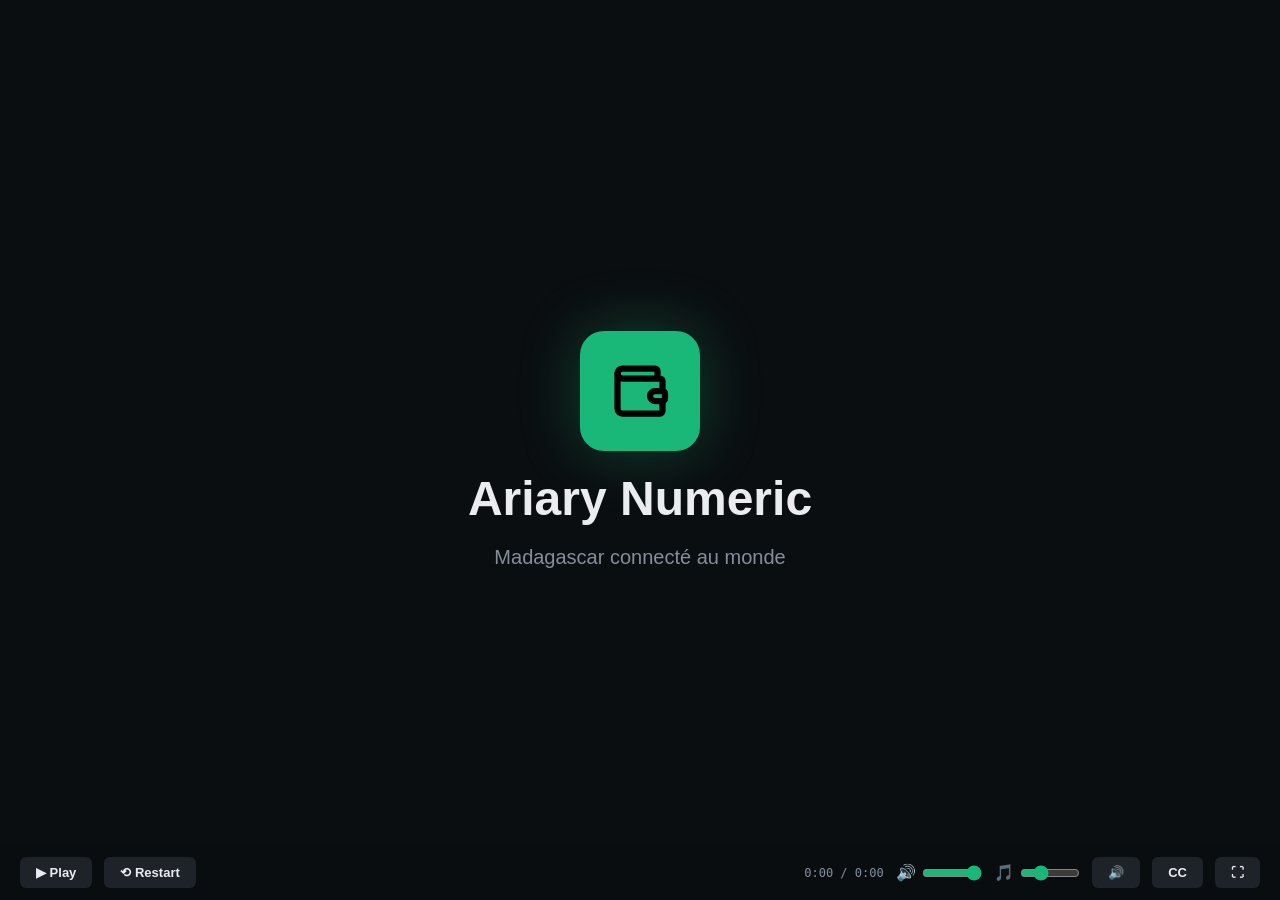
<file: backend/static/presentation/index.html>
<!DOCTYPE html>
<html lang="fr">
<head>
<meta charset="utf-8">
<meta name="viewport" content="width=device-width, initial-scale=1">
<title>Ariary Numeric — Présentation</title>
<link rel="stylesheet" href="css/global.css">
<link rel="stylesheet" href="css/animations.css">
<link rel="stylesheet" href="css/subtitles.css">
<style>
  /* Presentation-specific styles */
  .presentation-container {
    width: 100vw;
    height: 100vh;
    position: relative;
    overflow: hidden;
    background: var(--bg);
  }

  .scene {
    position: absolute;
    top: 0; left: 0;
    width: 100%; height: 100%;
    opacity: 0;
    pointer-events: none;
    transition: opacity 0.8s ease;
    z-index: 0;
    display: flex;
    align-items: center;
    justify-content: center;
    padding: 40px;
  }

  .scene.active {
    opacity: 1;
    pointer-events: auto;
    z-index: 1;
  }

  .scene-content {
    max-width: 1200px;
    width: 100%;
    text-align: center;
  }

  /* Controls bar */
  .controls-bar {
    position: fixed;
    bottom: 0;
    left: 0;
    right: 0;
    background: rgba(11, 14, 17, 0.95);
    backdrop-filter: blur(10px);
    border-top: 1px solid var(--bg-4);
    padding: 12px 20px;
    display: flex;
    align-items: center;
    gap: 12px;
    z-index: 1000;
  }

  .controls-bar button {
    background: var(--bg-3);
    border: 1px solid var(--border);
    color: var(--text);
    padding: 8px 16px;
    border-radius: 6px;
    cursor: pointer;
    font-size: 13px;
    font-weight: 600;
    transition: all 0.2s ease;
    display: flex;
    align-items: center;
    gap: 6px;
  }

  .controls-bar button:hover {
    background: var(--bg-4);
    border-color: var(--accent);
    color: var(--accent);
  }

  .controls-bar .progress-container {
    flex: 1;
    height: 4px;
    background: var(--bg-4);
    border-radius: 2px;
    overflow: hidden;
    margin: 0 12px;
  }

  .controls-bar .progress-bar {
    height: 100%;
    background: var(--accent);
    width: 0%;
    transition: width 0.1s linear;
    border-radius: 2px;
  }

  .controls-bar .time-display {
    font-size: 12px;
    color: var(--muted);
    font-family: var(--mono);
    min-width: 80px;
  }

  .controls-bar .volume-control {
    display: flex;
    align-items: center;
    gap: 6px;
  }

  .controls-bar .volume-control input {
    width: 60px;
    accent-color: var(--accent);
  }

  /* Cursor */
  #cursor {
    position: absolute;
    width: 24px;
    height: 24px;
    pointer-events: none;
    z-index: 9999;
    transition: transform 0.1s ease;
    filter: drop-shadow(0 2px 4px rgba(0,0,0,0.3));
    opacity: 0;
  }

  #cursor.clicking {
    transform: scale(0.8);
  }

  /* Scene transition overlay */
  #scene-transition {
    position: absolute;
    top: 0; left: 0;
    width: 100%; height: 100%;
    background: var(--bg);
    opacity: 0;
    pointer-events: none;
    z-index: 100;
    transition: opacity 0.4s ease;
  }

  #scene-transition.active {
    opacity: 1;
  }

  /* Subtitle container */
  #subtitle-container {
    position: absolute;
    bottom: 80px;
    left: 50%;
    transform: translateX(-50%);
    max-width: 80%;
    text-align: center;
    z-index: 1000;
    pointer-events: none;
  }

  .subtitle {
    background: rgba(0, 0, 0, 0.8);
    color: #FFFFFF;
    padding: 10px 20px;
    border-radius: 6px;
    font-size: 16px;
    font-weight: 500;
    line-height: 1.5;
    text-shadow: 0 1px 3px rgba(0,0,0,0.8);
    opacity: 0;
    transition: opacity 0.3s ease, transform 0.3s ease;
    transform: translateY(10px);
    display: inline-block;
    max-width: 100%;
    word-wrap: break-word;
  }

  .subtitle.visible {
    opacity: 1;
    transform: translateY(0);
  }

  /* Logo animation */
  .logo-container {
    display: flex;
    flex-direction: column;
    align-items: center;
    gap: 20px;
  }

  .logo-mark {
    width: 120px;
    height: 120px;
    background: var(--accent);
    border-radius: 24px;
    display: flex;
    align-items: center;
    justify-content: center;
    box-shadow: 0 0 60px rgba(25, 184, 121, 0.3);
    opacity: 0;
    transform: scale(0.5);
    animation: logoAppear 1.5s ease forwards;
  }

  .logo-mark svg {
    width: 60px;
    height: 60px;
    stroke: #000;
  }

  @keyframes logoAppear {
    0% { opacity: 0; transform: scale(0.5); }
    50% { opacity: 1; transform: scale(1.1); }
    100% { opacity: 1; transform: scale(1); }
  }

  .logo-text {
    font-size: 48px;
    font-weight: 800;
    color: var(--text);
    opacity: 0;
    animation: fadeInUp 1s ease 0.5s forwards;
  }

  .tagline {
    font-size: 20px;
    color: var(--muted);
    opacity: 0;
    animation: fadeInUp 1s ease 1s forwards;
  }

  /* Phone mockup */
  .phone-mockup {
    width: 280px;
    height: 560px;
    background: var(--bg-3);
    border: 2px solid var(--bg-4);
    border-radius: 32px;
    padding: 16px;
    position: relative;
    box-shadow: 0 20px 60px rgba(0,0,0,0.5);
  }

  .phone-screen {
    width: 100%;
    height: 100%;
    background: var(--bg-2);
    border-radius: 20px;
    overflow: hidden;
    position: relative;
  }

  .phone-notch {
    position: absolute;
    top: 8px;
    left: 50%;
    transform: translateX(-50%);
    width: 80px;
    height: 20px;
    background: var(--bg);
    border-radius: 0 0 12px 12px;
    z-index: 10;
  }

  /* Card styles for scenes */
  .scene-card {
    background: var(--bg-3);
    border: 1px solid var(--border);
    border-radius: 12px;
    padding: 20px;
    margin: 8px;
  }

  .scene-card-light {
    background: var(--white);
    border: 1px solid #E3E8EE;
    border-radius: 12px;
    padding: 20px;
    margin: 8px;
    color: #1A1F36;
  }

  /* Button styles for scenes */
  .scene-btn {
    padding: 10px 20px;
    border-radius: 6px;
    font-size: 13px;
    font-weight: 600;
    cursor: pointer;
    border: none;
    transition: all 0.2s ease;
  }

  .scene-btn-primary {
    background: var(--accent);
    color: #000;
  }

  .scene-btn-secondary {
    background: var(--bg-4);
    color: var(--text);
    border: 1px solid var(--border);
  }

  .scene-btn-outline {
    background: transparent;
    color: var(--accent);
    border: 1px solid var(--accent);
  }

  /* Badge */
  .scene-badge {
    display: inline-flex;
    align-items: center;
    padding: 3px 8px;
    border-radius: 4px;
    font-size: 11px;
    font-weight: 600;
  }

  .scene-badge-success { background: rgba(14,203,129,.15); color: var(--green); }
  .scene-badge-info { background: rgba(30,128,255,.15); color: var(--blue); }
  .scene-badge-warn { background: rgba(240,185,11,.15); color: var(--accent); }

  /* Responsive */
  @media (max-width: 768px) {
    .phone-mockup { width: 240px; height: 480px; }
    h1 { font-size: 36px; }
    h2 { font-size: 24px; }
  }
</style>
</head>
<body>
<div class="presentation-container" id="presentation">
  <!-- Scene transition overlay -->
  <div id="scene-transition" class="scene-transition"></div>

  <!-- Cursor -->
  <div id="cursor" class="cursor">
    <svg width="24" height="24" viewBox="0 0 24 24" fill="none" xmlns="http://www.w3.org/2000/svg">
      <path d="M4 4L10.5 20L13 13L20 10.5L4 4Z" fill="white" stroke="#000" stroke-width="1.5"/>
    </svg>
  </div>

  <!-- Subtitle container -->
  <div id="subtitle-container" class="subtitle-container">
    <div id="subtitle" class="subtitle"></div>
  </div>

  <!-- Scenes will be loaded here -->
  <div id="scenes-container"></div>
</div>

<!-- Controls bar -->
<div class="controls-bar">
  <button id="play-btn">▶ Play</button>
  <button id="pause-btn" style="display:none;">⏸ Pause</button>
  <button id="restart-btn">⟲ Restart</button>
  <div class="progress-container">
    <div id="progress-bar" class="progress-bar"></div>
  </div>
  <span id="time-display" class="time-display">0:00 / 0:00</span>
  <div class="volume-control">
    <span>🔊</span>
    <input type="range" id="voice-volume" min="0" max="100" value="100">
  </div>
  <div class="volume-control">
    <span>🎵</span>
    <input type="range" id="music-volume" min="0" max="100" value="30">
  </div>
  <button id="mute-btn">🔊</button>
  <button id="subtitle-btn">CC</button>
  <button id="fullscreen-btn">⛶</button>
</div>

<script src="js/timeline.js"></script>
<script src="js/cursor.js"></script>
<script src="js/audio.js"></script>
<script src="js/subtitles.js"></script>
<script src="js/player.js"></script>

<script>
// Load scenes dynamically
const sceneFiles = [
  'scenes/01-introduction.html',
  'scenes/02-accueil.html',
  'scenes/03-inscription.html',
  'scenes/04-portefeuille.html',
  'scenes/05-transfert.html',
  'scenes/06-qr-code.html',
  'scenes/07-transit.html',
  'scenes/08-tracabilite.html',
  'scenes/09-securite.html',
  'scenes/10-conclusion.html'
];

async function loadScenes() {
  const container = document.getElementById('scenes-container');
  for (const file of sceneFiles) {
    try {
      const response = await fetch(file);
      const html = await response.text();
      const wrapper = document.createElement('div');
      wrapper.innerHTML = html;
      const scene = wrapper.firstElementChild;
      if (scene) {
        container.appendChild(scene);
      }
    } catch (e) {
      console.error('Failed to load scene:', file, e);
    }
  }
}

// Initialize player after scenes are loaded
loadScenes().then(() => {
  if (window.player) {
    window.player.init();
  }
});
</script>
</body>
</html>
</file>
<file: backend/static/presentation/css/global.css>
/* Global styles for Ariary Numeric Presentation */
:root {
  --primary: #101D35;
  --primary-light: #1a2f52;
  --accent: #19B879;
  --accent-light: #2dd4a0;
  --bg: #0B0E11;
  --bg-2: #161A1E;
  --bg-3: #1E2329;
  --text: #EAECEF;
  --text-2: #B7BDC6;
  --muted: #848E9C;
  --white: #FFFFFF;
  --gray-light: #F5F7FA;
  --red: #F6465D;
  --font: 'Inter', -apple-system, BlinkMacSystemFont, 'Segoe UI', Roboto, sans-serif;
  --mono: 'JetBrains Mono', monospace;
}

* { box-sizing: border-box; margin: 0; padding: 0; }

html, body {
  width: 100%; height: 100%;
  overflow: hidden;
  font-family: var(--font);
  background: var(--bg);
  color: var(--text);
  -webkit-font-smoothing: antialiased;
}

.presentation-container {
  width: 100vw; height: 100vh;
  position: relative;
  overflow: hidden;
}

.scene {
  position: absolute;
  top: 0; left: 0;
  width: 100%; height: 100%;
  opacity: 0;
  pointer-events: none;
  transition: opacity 0.8s ease;
  z-index: 0;
}

.scene.active {
  opacity: 1;
  pointer-events: auto;
  z-index: 1;
}

/* Cards */
.card {
  background: var(--bg-3);
  border: 1px solid #2B3139;
  border-radius: 12px;
  padding: 24px;
  box-shadow: 0 4px 16px rgba(0,0,0,0.4);
}

.card-light {
  background: var(--white);
  border: 1px solid #E3E8EE;
  border-radius: 12px;
  padding: 24px;
  box-shadow: 0 4px 16px rgba(0,0,0,0.08);
  color: #1A1F36;
}

/* Buttons */
.btn {
  padding: 12px 24px;
  border-radius: 6px;
  font-size: 14px;
  font-weight: 600;
  cursor: pointer;
  border: none;
  transition: all 0.2s ease;
  font-family: var(--font);
}

.btn-primary {
  background: var(--accent);
  color: #000;
}

.btn-primary:hover { background: var(--accent-light); }

.btn-secondary {
  background: var(--bg-4);
  color: var(--text);
  border: 1px solid var(--border);
}

.btn-secondary:hover { background: var(--border-2); }

.btn-outline {
  background: transparent;
  color: var(--accent);
  border: 1px solid var(--accent);
}

/* Typography */
h1, h2, h3, h4 { font-weight: 700; letter-spacing: -0.3px; }
h1 { font-size: 48px; line-height: 1.1; }
h2 { font-size: 32px; line-height: 1.2; }
h3 { font-size: 24px; line-height: 1.3; }
h4 { font-size: 18px; line-height: 1.4; }

p { font-size: 16px; line-height: 1.6; color: var(--text-2); }

.text-accent { color: var(--accent); }
.text-muted { color: var(--muted); }
.text-center { text-align: center; }

/* Layout */
.flex { display: flex; }
.flex-center { display: flex; align-items: center; justify-content: center; }
.flex-col { display: flex; flex-direction: column; }
.gap-8 { gap: 8px; }
.gap-12 { gap: 12px; }
.gap-16 { gap: 16px; }
.gap-24 { gap: 24px; }

/* Utility */
.mt-8 { margin-top: 8px; }
.mt-16 { margin-top: 16px; }
.mt-24 { margin-top: 24px; }
.mt-32 { margin-top: 32px; }
.mb-8 { margin-bottom: 8px; }
.mb-16 { margin-bottom: 16px; }
.mb-24 { margin-bottom: 24px; }
.mb-32 { margin-bottom: 32px; }

/* Responsive */
@media (max-width: 768px) {
  h1 { font-size: 32px; }
  h2 { font-size: 24px; }
  h3 { font-size: 18px; }
  .card, .card-light { padding: 16px; }
}
</file>
<file: backend/static/presentation/css/animations.css>
/* Animations for Ariary Numeric Presentation */

/* Fade in */
@keyframes fadeIn {
  from { opacity: 0; }
  to { opacity: 1; }
}

@keyframes fadeInUp {
  from { opacity: 0; transform: translateY(30px); }
  to { opacity: 1; transform: translateY(0); }
}

@keyframes fadeInDown {
  from { opacity: 0; transform: translateY(-30px); }
  to { opacity: 1; transform: translateY(0); }
}

@keyframes fadeInLeft {
  from { opacity: 0; transform: translateX(-30px); }
  to { opacity: 1; transform: translateX(0); }
}

@keyframes fadeInRight {
  from { opacity: 0; transform: translateX(30px); }
  to { opacity: 1; transform: translateX(0); }
}

/* Scale */
@keyframes scaleIn {
  from { opacity: 0; transform: scale(0.8); }
  to { opacity: 1; transform: scale(1); }
}

@keyframes scaleUp {
  from { transform: scale(1); }
  to { transform: scale(1.05); }
}

/* Slide */
@keyframes slideInLeft {
  from { transform: translateX(-100%); opacity: 0; }
  to { transform: translateX(0); opacity: 1; }
}

@keyframes slideInRight {
  from { transform: translateX(100%); opacity: 0; }
  to { transform: translateX(0); opacity: 1; }
}

/* Pulse */
@keyframes pulse {
  0%, 100% { transform: scale(1); opacity: 1; }
  50% { transform: scale(1.05); opacity: 0.8; }
}

@keyframes glow {
  0%, 100% { box-shadow: 0 0 5px rgba(25, 184, 121, 0.3); }
  50% { box-shadow: 0 0 20px rgba(25, 184, 121, 0.6); }
}

/* Typing cursor */
@keyframes blink {
  0%, 50% { opacity: 1; }
  51%, 100% { opacity: 0; }
}

/* Light sweep */
@keyframes lightSweep {
  0% { transform: translateX(-100%); }
  100% { transform: translateX(100%); }
}

/* Float */
@keyframes float {
  0%, 100% { transform: translateY(0); }
  50% { transform: translateY(-10px); }
}

/* Rotate */
@keyframes rotate {
  from { transform: rotate(0deg); }
  to { transform: rotate(360deg); }
}

/* Utility classes */
.animate-fadeIn { animation: fadeIn 0.6s ease forwards; }
.animate-fadeInUp { animation: fadeInUp 0.6s ease forwards; }
.animate-fadeInDown { animation: fadeInDown 0.6s ease forwards; }
.animate-fadeInLeft { animation: fadeInLeft 0.6s ease forwards; }
.animate-fadeInRight { animation: fadeInRight 0.6s ease forwards; }
.animate-scaleIn { animation: scaleIn 0.5s ease forwards; }
.animate-pulse { animation: pulse 2s ease-in-out infinite; }
.animate-glow { animation: glow 2s ease-in-out infinite; }
.animate-float { animation: float 3s ease-in-out infinite; }
.animate-lightSweep { animation: lightSweep 2s ease-in-out; }

/* Delay classes */
.delay-100 { animation-delay: 0.1s; }
.delay-200 { animation-delay: 0.2s; }
.delay-300 { animation-delay: 0.3s; }
.delay-400 { animation-delay: 0.4s; }
.delay-500 { animation-delay: 0.5s; }
.delay-600 { animation-delay: 0.6s; }
.delay-700 { animation-delay: 0.7s; }
.delay-800 { animation-delay: 0.8s; }
.delay-900 { animation-delay: 0.9s; }
.delay-1000 { animation-delay: 1.0s; }

/* Cursor */
.cursor {
  position: absolute;
  width: 24px;
  height: 24px;
  pointer-events: none;
  z-index: 9999;
  transition: transform 0.1s ease;
  filter: drop-shadow(0 2px 4px rgba(0,0,0,0.3));
}

.cursor.clicking {
  transform: scale(0.8);
}

/* Subtitle */
.subtitle-container {
  position: absolute;
  bottom: 80px;
  left: 50%;
  transform: translateX(-50%);
  max-width: 80%;
  text-align: center;
  z-index: 1000;
  pointer-events: none;
}

.subtitle {
  background: rgba(0, 0, 0, 0.75);
  color: #FFFFFF;
  padding: 12px 24px;
  border-radius: 8px;
  font-size: 18px;
  font-weight: 500;
  line-height: 1.5;
  text-shadow: 0 1px 2px rgba(0,0,0,0.5);
  opacity: 0;
  transition: opacity 0.3s ease;
}

.subtitle.visible {
  opacity: 1;
}

/* Scene transition overlays */
.scene-transition {
  position: absolute;
  top: 0; left: 0;
  width: 100%; height: 100%;
  background: var(--bg);
  opacity: 0;
  pointer-events: none;
  z-index: 100;
  transition: opacity 0.5s ease;
}

.scene-transition.active {
  opacity: 1;
}

/* Blockchain animation */
.block-chain {
  display: flex;
  gap: 8px;
  align-items: center;
  justify-content: center;
}

.block {
  width: 60px;
  height: 60px;
  background: var(--bg-3);
  border: 2px solid var(--accent);
  border-radius: 8px;
  display: flex;
  align-items: center;
  justify-content: center;
  font-size: 10px;
  color: var(--accent);
  font-family: var(--mono);
  opacity: 0;
  transform: scale(0);
  transition: all 0.4s ease;
}

.block.visible {
  opacity: 1;
  transform: scale(1);
}

.block-connector {
  width: 30px;
  height: 2px;
  background: var(--accent);
  opacity: 0;
  transition: opacity 0.3s ease;
}

.block-connector.visible {
  opacity: 1;
}

/* QR Code animation */
.qr-container {
  width: 200px;
  height: 200px;
  background: white;
  border-radius: 8px;
  padding: 10px;
  position: relative;
  overflow: hidden;
}

.qr-scan-line {
  position: absolute;
  top: 0; left: 0;
  width: 100%; height: 3px;
  background: linear-gradient(90deg, transparent, var(--accent), transparent);
  animation: scanLine 2s ease-in-out infinite;
}

@keyframes scanLine {
  0% { top: 0; }
  50% { top: 100%; }
  100% { top: 0; }
}

/* Timeline / Progress */
.timeline {
  display: flex;
  gap: 4px;
  align-items: center;
  justify-content: center;
  margin-top: 20px;
}

.timeline-dot {
  width: 8px;
  height: 8px;
  border-radius: 50%;
  background: var(--bg-4);
  transition: background 0.3s ease;
}

.timeline-dot.active {
  background: var(--accent);
  box-shadow: 0 0 8px rgba(25, 184, 121, 0.5);
}

.timeline-dot.completed {
  background: var(--green);
}

/* Notification popup */
.notification-popup {
  position: absolute;
  top: 20px;
  right: 20px;
  background: var(--bg-3);
  border: 1px solid var(--accent);
  border-radius: 8px;
  padding: 12px 16px;
  display: flex;
  align-items: center;
  gap: 10px;
  transform: translateX(120%);
  transition: transform 0.4s ease;
  z-index: 100;
}

.notification-popup.visible {
  transform: translateX(0);
}

/* Map / Tracking */
.map-container {
  width: 100%;
  height: 300px;
  background: var(--bg-3);
  border-radius: 12px;
  position: relative;
  overflow: hidden;
  border: 1px solid var(--border);
}

.map-route {
  position: absolute;
  top: 50%; left: 10%; right: 10%;
  height: 2px;
  background: var(--bg-4);
}

.map-ship {
  position: absolute;
  top: 50%;
  transform: translateY(-50%);
  font-size: 24px;
  transition: left 3s ease;
}

/* Light effect */
.light-beam {
  position: absolute;
  top: 0;
  width: 100px;
  height: 100%;
  background: linear-gradient(90deg, transparent, rgba(25,184,121,0.1), transparent);
  pointer-events: none;
  z-index: 50;
}

/* Typing effect */
.typing-text {
  border-right: 2px solid var(--accent);
  animation: blink 0.8s step-end infinite;
}

/* Card flip */
@keyframes cardFlip {
  0% { transform: rotateY(0deg); }
  50% { transform: rotateY(90deg); }
  100% { transform: rotateY(0deg); }
}

.animate-cardFlip { animation: cardFlip 0.8s ease; }

/* Shield animation */
@keyframes shieldPulse {
  0%, 100% { transform: scale(1); filter: drop-shadow(0 0 5px rgba(25,184,121,0.3)); }
  50% { transform: scale(1.1); filter: drop-shadow(0 0 15px rgba(25,184,121,0.6)); }
}

.animate-shieldPulse { animation: shieldPulse 2s ease-in-out infinite; }
</file>
<file: backend/static/presentation/css/subtitles.css>
/* Subtitles styles for Ariary Numeric Presentation */

.subtitle-container {
  position: absolute;
  bottom: 60px;
  left: 50%;
  transform: translateX(-50%);
  max-width: 85%;
  text-align: center;
  z-index: 1000;
  pointer-events: none;
}

.subtitle {
  background: rgba(0, 0, 0, 0.8);
  color: #FFFFFF;
  padding: 10px 20px;
  border-radius: 6px;
  font-size: 16px;
  font-weight: 500;
  line-height: 1.5;
  text-shadow: 0 1px 3px rgba(0,0,0,0.8);
  opacity: 0;
  transition: opacity 0.3s ease, transform 0.3s ease;
  transform: translateY(10px);
  display: inline-block;
  max-width: 100%;
  word-wrap: break-word;
}

.subtitle.visible {
  opacity: 1;
  transform: translateY(0);
}

.subtitle .highlight {
  color: #19B879;
  font-weight: 600;
}

/* Responsive subtitles */
@media (max-width: 768px) {
  .subtitle {
    font-size: 14px;
    padding: 8px 16px;
    max-width: 90%;
  }
  .subtitle-container {
    bottom: 50px;
  }
}

@media (max-width: 480px) {
  .subtitle {
    font-size: 12px;
    padding: 6px 12px;
    max-width: 95%;
  }
  .subtitle-container {
    bottom: 40px;
  }
}
</file>
